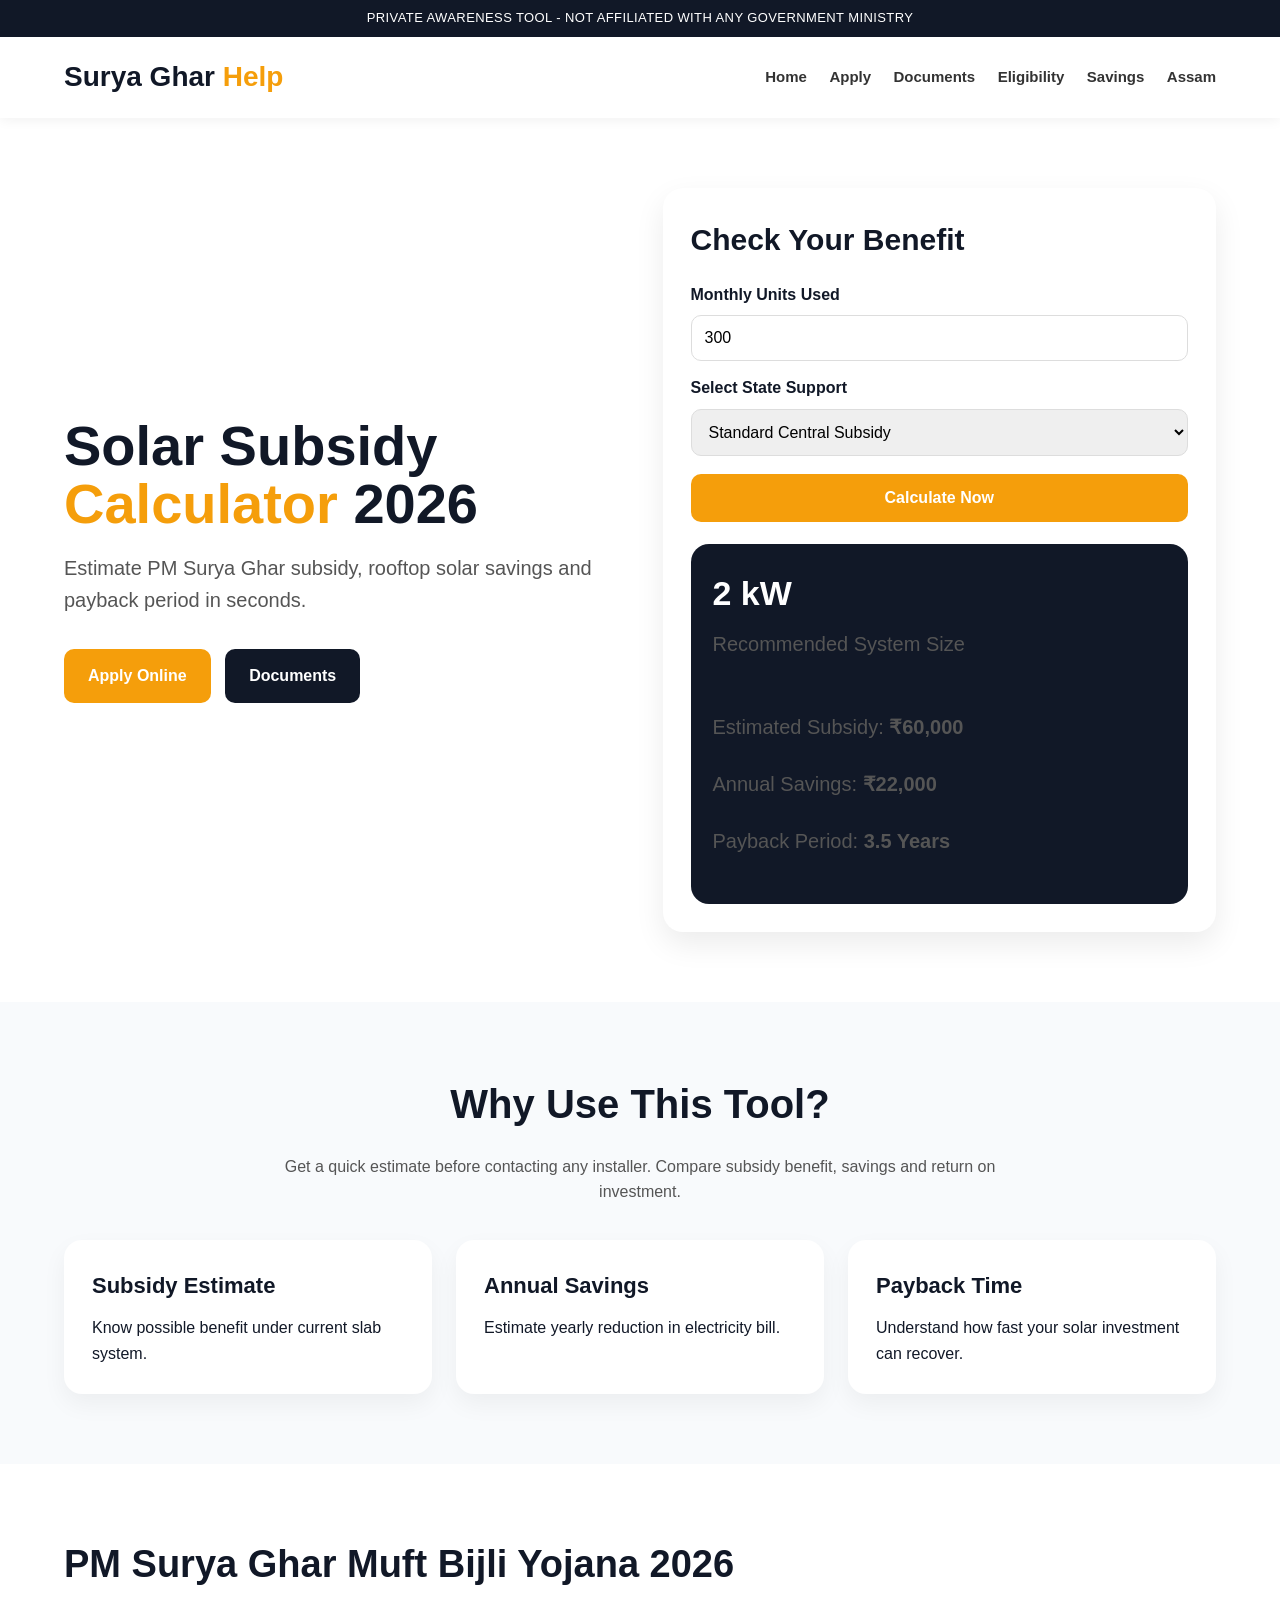
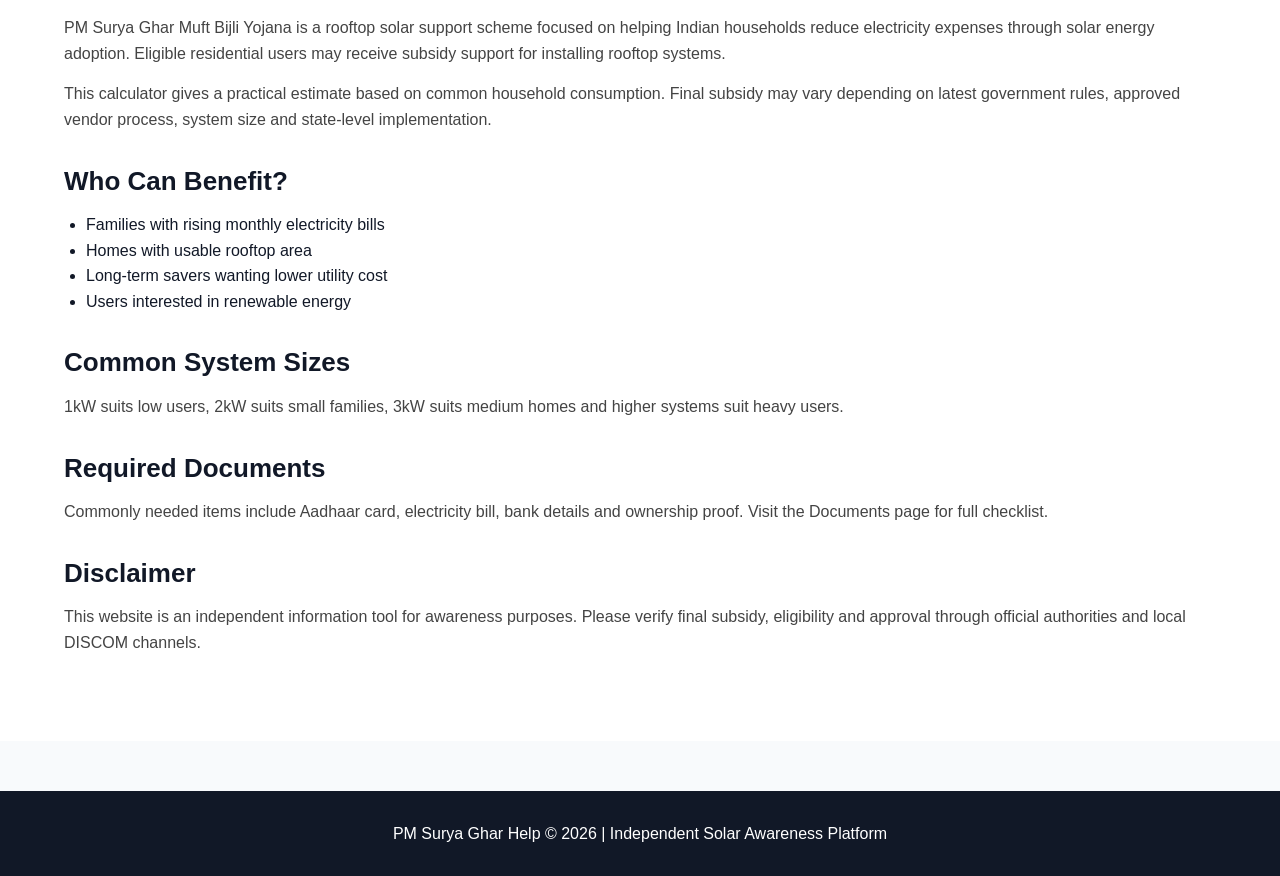
<file: index.html>
<!DOCTYPE html>
<html lang="en">
<head>
<meta charset="UTF-8">
<meta name="viewport" content="width=device-width, initial-scale=1.0">

<title>PM Surya Ghar Subsidy Calculator 2026 | Solar Savings & ROI India</title>

<meta name="description" content="Calculate PM Surya Ghar subsidy amount, rooftop solar savings, annual bill reduction and ROI for India. Apply online, eligibility and document guide included.">

<meta name="keywords" content="PM Surya Ghar subsidy calculator, rooftop solar subsidy India, solar savings calculator, solar ROI India">

<meta name="robots" content="index,follow">

<link rel="canonical" href="https://suryagharhelp.github.io/">

<script async src="https://pagead2.googlesyndication.com/pagead/js/adsbygoogle.js?client=ca-pub-7657563707697354"
     crossorigin="anonymous"></script>  
<style>
*{
margin:0;
padding:0;
box-sizing:border-box;
}

body{
font-family:Arial,sans-serif;
background:#f8fafc;
color:#111827;
line-height:1.6;
}

.container{
width:90%;
max-width:1180px;
margin:auto;
}

.notice{
background:#111827;
color:#fff;
text-align:center;
padding:8px;
font-size:13px;
letter-spacing:.4px;
}

header{
background:#fff;
padding:18px 0;
box-shadow:0 2px 12px rgba(0,0,0,.06);
position:sticky;
top:0;
z-index:999;
}

nav{
display:flex;
justify-content:space-between;
align-items:center;
flex-wrap:wrap;
}

.logo{
font-size:28px;
font-weight:800;
}

.logo span{
color:#f59e0b;
}

.menu a{
text-decoration:none;
margin-left:18px;
font-size:15px;
font-weight:700;
color:#333;
}

.menu a:hover{
color:#f59e0b;
}

.hero{
padding:70px 0;
background:#fff;
}

.hero-grid{
display:grid;
grid-template-columns:1fr 1fr;
gap:45px;
align-items:center;
}

.hero h1{
font-size:56px;
line-height:1.05;
font-weight:900;
margin-bottom:18px;
}

.hero h1 span{
color:#f59e0b;
}

.hero p{
font-size:20px;
color:#555;
margin-bottom:25px;
}

.btn{
display:inline-block;
padding:14px 24px;
background:#f59e0b;
color:#fff;
text-decoration:none;
border-radius:10px;
font-weight:700;
margin-right:10px;
margin-top:8px;
}

.btn-dark{
background:#111827;
}

.calc{
background:#fff;
padding:28px;
border-radius:20px;
box-shadow:0 12px 30px rgba(0,0,0,.08);
}

.calc h2{
font-size:30px;
margin-bottom:18px;
}

label{
font-weight:700;
display:block;
margin-top:14px;
margin-bottom:8px;
}

input,select{
width:100%;
padding:13px;
border:1px solid #ddd;
border-radius:10px;
font-size:16px;
}

button{
width:100%;
padding:15px;
background:#f59e0b;
color:#fff;
border:none;
border-radius:10px;
font-size:16px;
font-weight:700;
margin-top:18px;
cursor:pointer;
}

.result{
margin-top:22px;
background:#111827;
color:#fff;
padding:22px;
border-radius:18px;
}

.result h3{
font-size:34px;
margin-bottom:8px;
}

.section{
padding:70px 0;
}

.section h2{
font-size:40px;
text-align:center;
margin-bottom:18px;
}

.center{
text-align:center;
max-width:780px;
margin:auto;
color:#555;
margin-bottom:35px;
}

.grid{
display:grid;
grid-template-columns:repeat(3,1fr);
gap:24px;
}

.card{
background:#fff;
padding:28px;
border-radius:18px;
box-shadow:0 10px 24px rgba(0,0,0,.05);
}

.card h3{
margin-bottom:12px;
font-size:22px;
}

.content{
background:#fff;
padding:70px 0;
}

.content h2{
font-size:38px;
margin-bottom:20px;
}

.content h3{
font-size:26px;
margin-top:28px;
margin-bottom:10px;
}

.content p{
margin-bottom:15px;
color:#444;
}

.content ul{
padding-left:22px;
}

footer{
background:#111827;
color:#fff;
padding:30px 0;
text-align:center;
margin-top:50px;
}

@media(max-width:900px){

.hero-grid{
grid-template-columns:1fr;
}

.grid{
grid-template-columns:1fr;
}

.hero h1{
font-size:40px;
}

.menu{
margin-top:12px;
}

.menu a{
display:inline-block;
margin:8px 10px 0 0;
}

}
</style>
</head>

<body>

<div class="notice">
PRIVATE AWARENESS TOOL - NOT AFFILIATED WITH ANY GOVERNMENT MINISTRY
</div>

<header>
<div class="container">
<nav>

<div class="logo">
Surya Ghar <span>Help</span>
</div>

<div class="menu">
<a href="index.html">Home</a>
<a href="apply-online.html">Apply</a>
<a href="documents.html">Documents</a>
<a href="eligibility.html">Eligibility</a>
<a href="solar-savings.html">Savings</a>
<a href="assam-guide.html">Assam</a>
</div>

</nav>
</div>
</header>

<section class="hero">
<div class="container">
<div class="hero-grid">

<div>

<h1>Solar Subsidy <span>Calculator</span> 2026</h1>

<p>
Estimate PM Surya Ghar subsidy, rooftop solar savings and payback period in seconds.
</p>

<a href="apply-online.html" class="btn">Apply Online</a>
<a href="documents.html" class="btn btn-dark">Documents</a>

</div>

<div class="calc">

<h2>Check Your Benefit</h2>

<label>Monthly Units Used</label>
<input type="number" id="units" value="300">

<label>Select State Support</label>
<select id="bonus">
<option value="0">Standard Central Subsidy</option>
<option value="5000">Extra State Support</option>
</select>

<button onclick="calculate()">Calculate Now</button>

<div class="result">

<h3 id="kw">2 kW</h3>
<p>Recommended System Size</p>
<br>

<p>Estimated Subsidy: <strong id="subsidy">₹60,000</strong></p>
<p>Annual Savings: <strong id="saving">₹22,000</strong></p>
<p>Payback Period: <strong id="payback">3.5 Years</strong></p>

</div>

</div>

</div>
</div>
</section>

<section class="section">
<div class="container">

<h2>Why Use This Tool?</h2>

<p class="center">
Get a quick estimate before contacting any installer. Compare subsidy benefit, savings and return on investment.
</p>

<div class="grid">

<div class="card">
<h3>Subsidy Estimate</h3>
<p>Know possible benefit under current slab system.</p>
</div>

<div class="card">
<h3>Annual Savings</h3>
<p>Estimate yearly reduction in electricity bill.</p>
</div>

<div class="card">
<h3>Payback Time</h3>
<p>Understand how fast your solar investment can recover.</p>
</div>

</div>

</div>
</section>

<section class="content">
<div class="container">

<h2>PM Surya Ghar Muft Bijli Yojana 2026</h2>

<p>
PM Surya Ghar Muft Bijli Yojana is a rooftop solar support scheme focused on helping Indian households reduce electricity expenses through solar energy adoption. Eligible residential users may receive subsidy support for installing rooftop systems.
</p>

<p>
This calculator gives a practical estimate based on common household consumption. Final subsidy may vary depending on latest government rules, approved vendor process, system size and state-level implementation.
</p>

<h3>Who Can Benefit?</h3>

<ul>
<li>Families with rising monthly electricity bills</li>
<li>Homes with usable rooftop area</li>
<li>Long-term savers wanting lower utility cost</li>
<li>Users interested in renewable energy</li>
</ul>

<h3>Common System Sizes</h3>

<p>
1kW suits low users, 2kW suits small families, 3kW suits medium homes and higher systems suit heavy users.
</p>

<h3>Required Documents</h3>

<p>
Commonly needed items include Aadhaar card, electricity bill, bank details and ownership proof. Visit the Documents page for full checklist.
</p>

<h3>Disclaimer</h3>

<p>
This website is an independent information tool for awareness purposes. Please verify final subsidy, eligibility and approval through official authorities and local DISCOM channels.
</p>

</div>
</section>

<footer>
<div class="container">
PM Surya Ghar Help © 2026 | Independent Solar Awareness Platform
</div>
</footer>

<script>
function calculate(){

let units=parseInt(document.getElementById("units").value);
let bonus=parseInt(document.getElementById("bonus").value);

let kw=1;

if(units>150){kw=2;}
if(units>300){kw=3;}
if(units>500){kw=5;}

let subsidy=30000;

if(kw==2){subsidy=60000;}
if(kw>=3){subsidy=78000;}

subsidy=subsidy+bonus;

let saving=kw*11000;
let payback=((kw*70000)-subsidy)/saving;

document.getElementById("kw").innerHTML=kw+" kW";
document.getElementById("subsidy").innerHTML="₹"+subsidy.toLocaleString();
document.getElementById("saving").innerHTML="₹"+saving.toLocaleString();
document.getElementById("payback").innerHTML=payback.toFixed(1)+" Years";

}
</script>

</body>
</html>
</file>
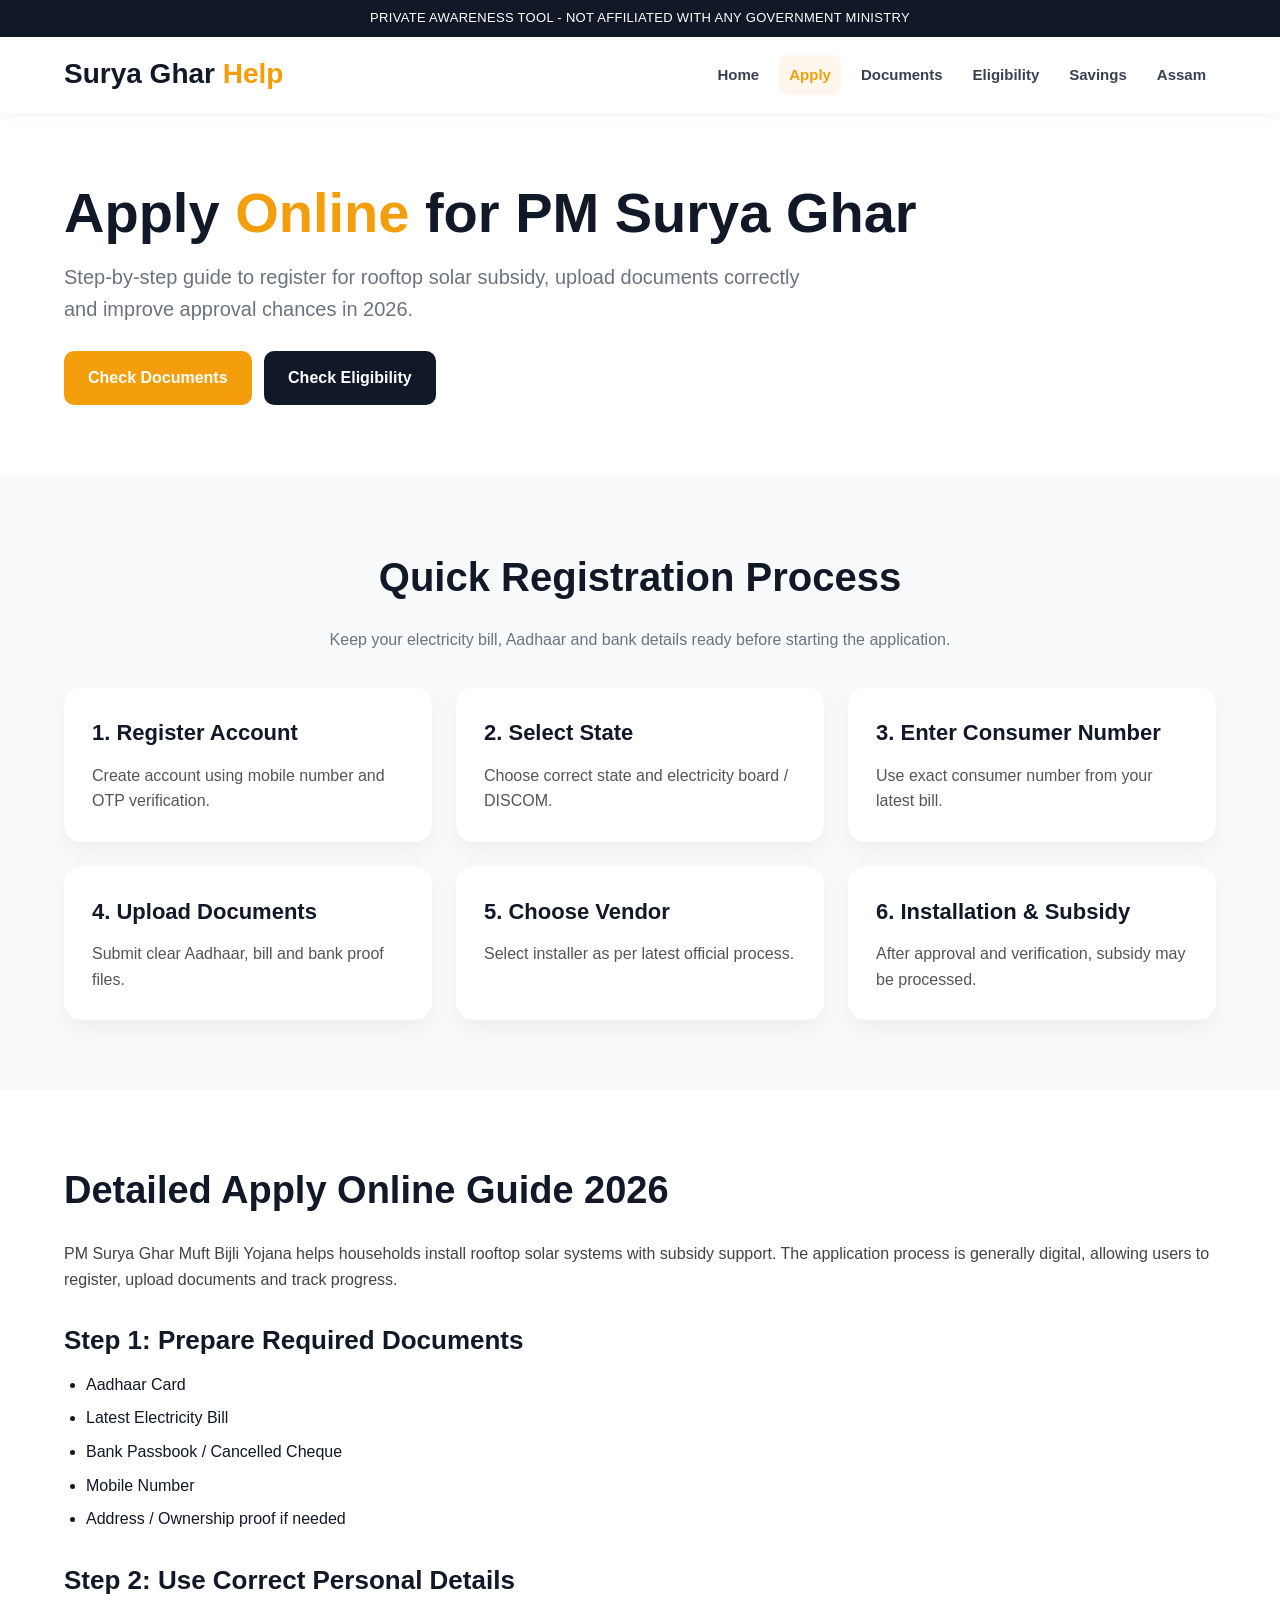
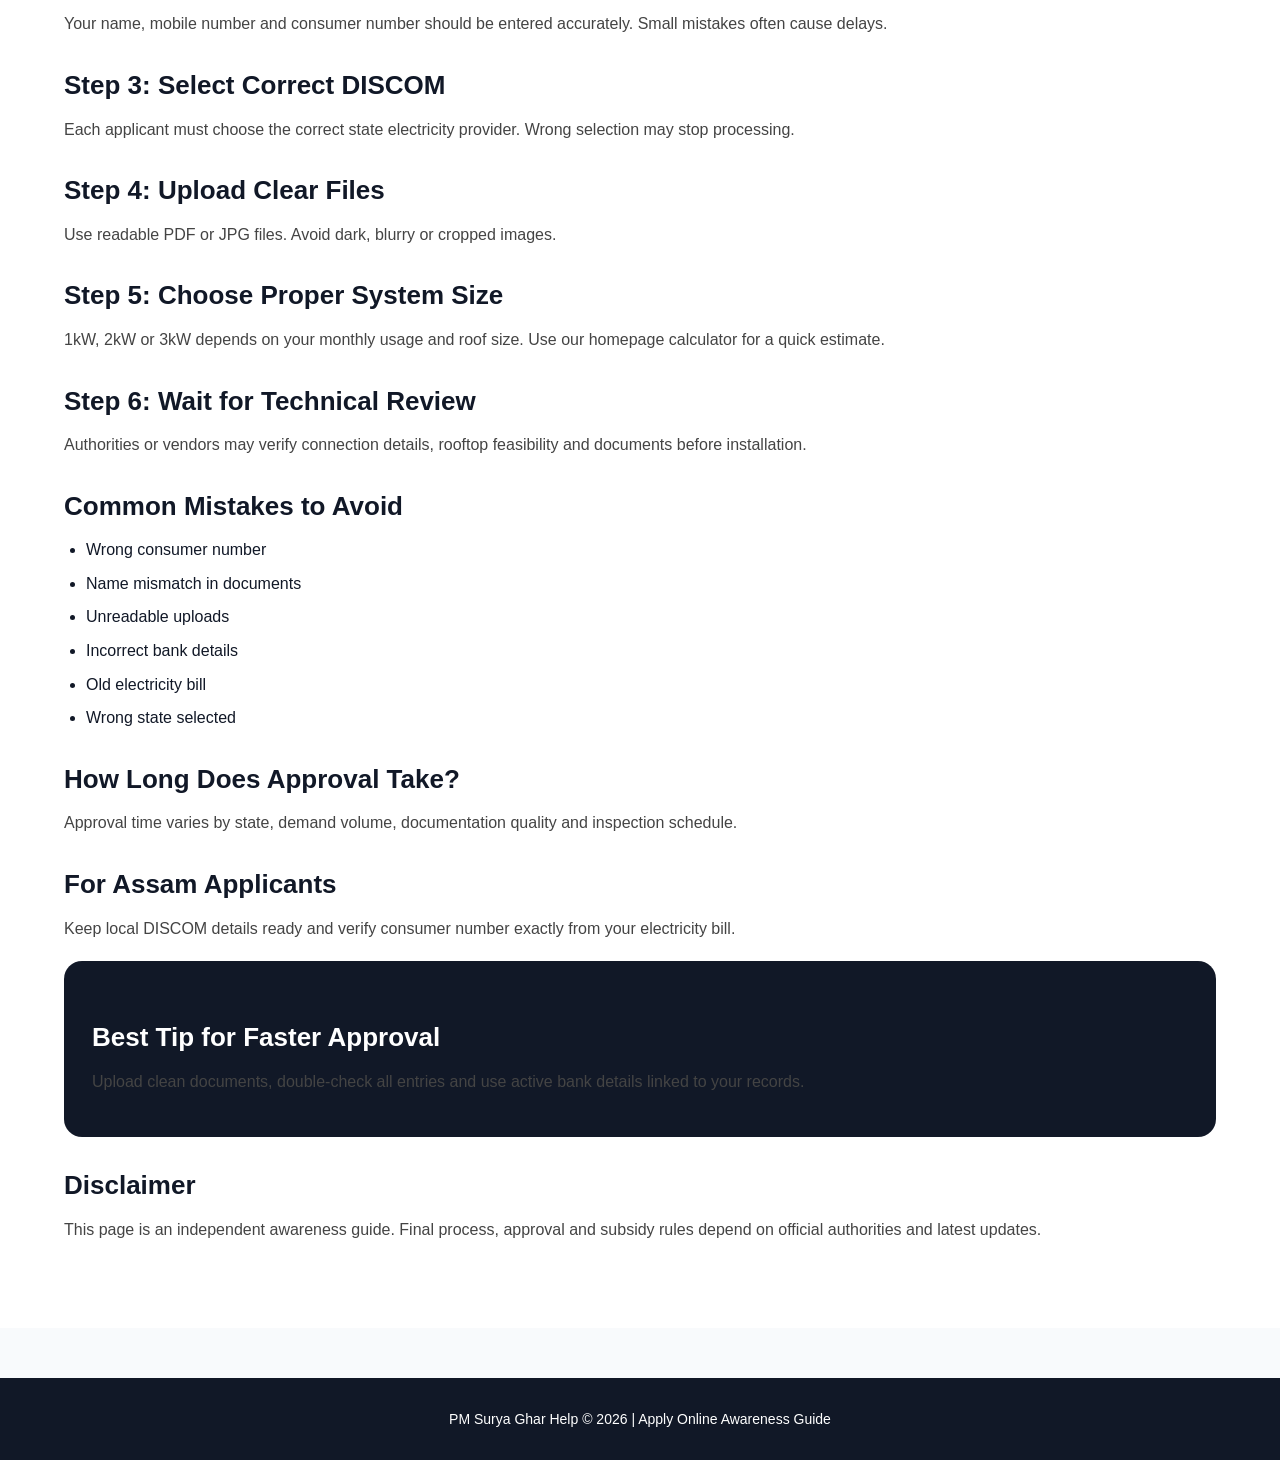
<file: apply-online.html>
<!DOCTYPE html>
<html lang="en">
<head>
<meta charset="UTF-8">
<meta name="viewport" content="width=device-width, initial-scale=1.0">

<title>PM Surya Ghar Apply Online 2026 | Step-by-Step Registration Guide</title>

<meta name="description" content="Learn how to apply online for PM Surya Ghar subsidy in India. Step-by-step registration guide, required documents, common mistakes, approval process and rooftop solar application help.">

<meta name="keywords" content="PM Surya Ghar apply online, solar subsidy apply online India, rooftop solar registration guide, PM Surya Ghar portal">

<meta name="robots" content="index,follow">

<link rel="canonical" href="https://suryagharhelp.github.io/apply-online.html">

<link rel="stylesheet" href="style.css">
</head>

<body>

<div class="notice">
PRIVATE AWARENESS TOOL - NOT AFFILIATED WITH ANY GOVERNMENT MINISTRY
</div>

<header>
<div class="container">
<nav>

<div class="logo">
Surya Ghar <span>Help</span>
</div>

<div class="menu">
<a href="index.html">Home</a>
<a href="apply-online.html" class="active">Apply</a>
<a href="documents.html">Documents</a>
<a href="eligibility.html">Eligibility</a>
<a href="solar-savings.html">Savings</a>
<a href="assam-guide.html">Assam</a>
</div>

</nav>
</div>
</header>

<section class="hero">
<div class="container">

<h1>Apply <span>Online</span> for PM Surya Ghar</h1>

<p>
Step-by-step guide to register for rooftop solar subsidy, upload documents correctly and improve approval chances in 2026.
</p>

<a href="documents.html" class="btn">Check Documents</a>
<a href="eligibility.html" class="btn btn-dark">Check Eligibility</a>

</div>
</section>

<section class="section">
<div class="container">

<h2>Quick Registration Process</h2>

<p class="center">
Keep your electricity bill, Aadhaar and bank details ready before starting the application.
</p>

<div class="grid">

<div class="card">
<h3>1. Register Account</h3>
<p>Create account using mobile number and OTP verification.</p>
</div>

<div class="card">
<h3>2. Select State</h3>
<p>Choose correct state and electricity board / DISCOM.</p>
</div>

<div class="card">
<h3>3. Enter Consumer Number</h3>
<p>Use exact consumer number from your latest bill.</p>
</div>

<div class="card">
<h3>4. Upload Documents</h3>
<p>Submit clear Aadhaar, bill and bank proof files.</p>
</div>

<div class="card">
<h3>5. Choose Vendor</h3>
<p>Select installer as per latest official process.</p>
</div>

<div class="card">
<h3>6. Installation & Subsidy</h3>
<p>After approval and verification, subsidy may be processed.</p>
</div>

</div>

</div>
</section>

<section class="content">
<div class="container">

<h2>Detailed Apply Online Guide 2026</h2>

<p>
PM Surya Ghar Muft Bijli Yojana helps households install rooftop solar systems with subsidy support. The application process is generally digital, allowing users to register, upload documents and track progress.
</p>

<h3>Step 1: Prepare Required Documents</h3>

<ul>
<li>Aadhaar Card</li>
<li>Latest Electricity Bill</li>
<li>Bank Passbook / Cancelled Cheque</li>
<li>Mobile Number</li>
<li>Address / Ownership proof if needed</li>
</ul>

<h3>Step 2: Use Correct Personal Details</h3>

<p>
Your name, mobile number and consumer number should be entered accurately. Small mistakes often cause delays.
</p>

<h3>Step 3: Select Correct DISCOM</h3>

<p>
Each applicant must choose the correct state electricity provider. Wrong selection may stop processing.
</p>

<h3>Step 4: Upload Clear Files</h3>

<p>
Use readable PDF or JPG files. Avoid dark, blurry or cropped images.
</p>

<h3>Step 5: Choose Proper System Size</h3>

<p>
1kW, 2kW or 3kW depends on your monthly usage and roof size. Use our homepage calculator for a quick estimate.
</p>

<h3>Step 6: Wait for Technical Review</h3>

<p>
Authorities or vendors may verify connection details, rooftop feasibility and documents before installation.
</p>

<h3>Common Mistakes to Avoid</h3>

<ul>
<li>Wrong consumer number</li>
<li>Name mismatch in documents</li>
<li>Unreadable uploads</li>
<li>Incorrect bank details</li>
<li>Old electricity bill</li>
<li>Wrong state selected</li>
</ul>

<h3>How Long Does Approval Take?</h3>

<p>
Approval time varies by state, demand volume, documentation quality and inspection schedule.
</p>

<h3>For Assam Applicants</h3>

<p>
Keep local DISCOM details ready and verify consumer number exactly from your electricity bill.
</p>

<div class="highlight">
<h3>Best Tip for Faster Approval</h3>
<p>
Upload clean documents, double-check all entries and use active bank details linked to your records.
</p>
</div>

<h3>Disclaimer</h3>

<p>
This page is an independent awareness guide. Final process, approval and subsidy rules depend on official authorities and latest updates.
</p>

</div>
</section>

<footer>
<div class="container">
PM Surya Ghar Help © 2026 | Apply Online Awareness Guide
</div>
</footer>

</body>
</html>
</file>
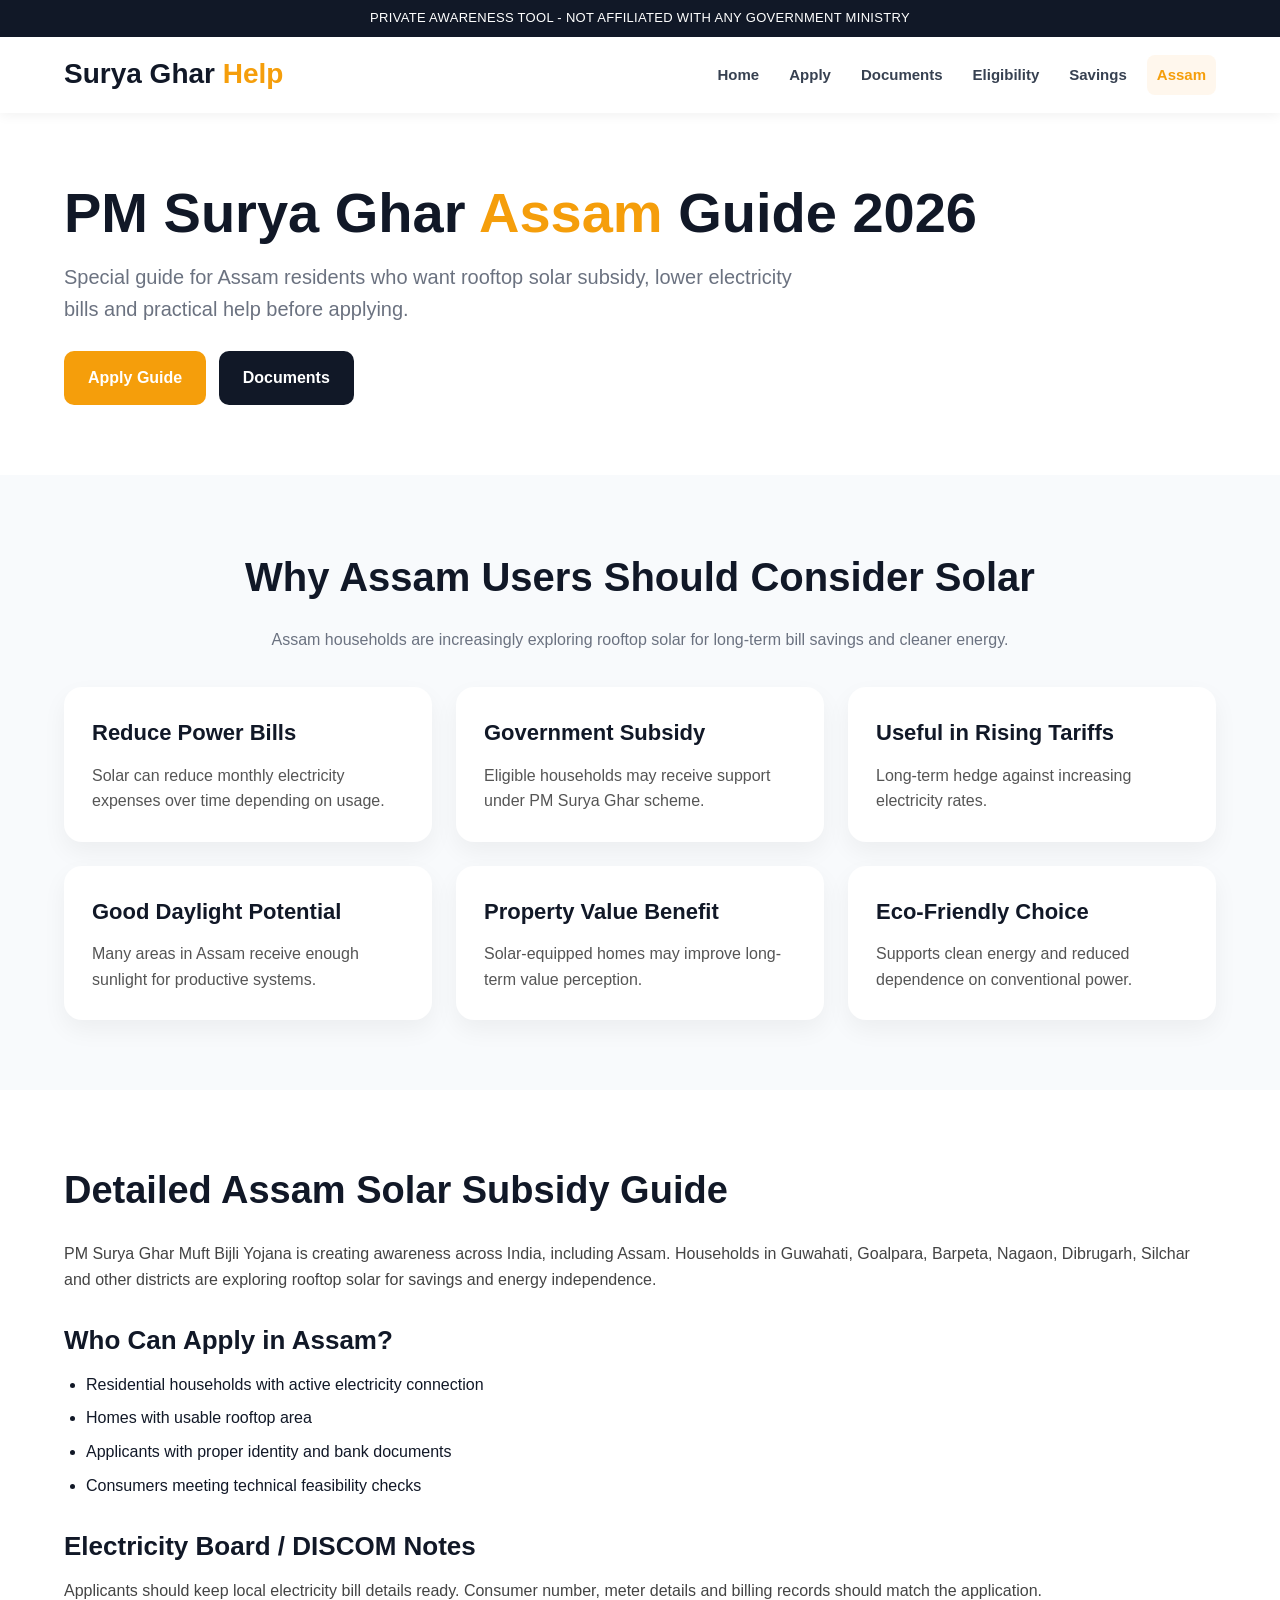
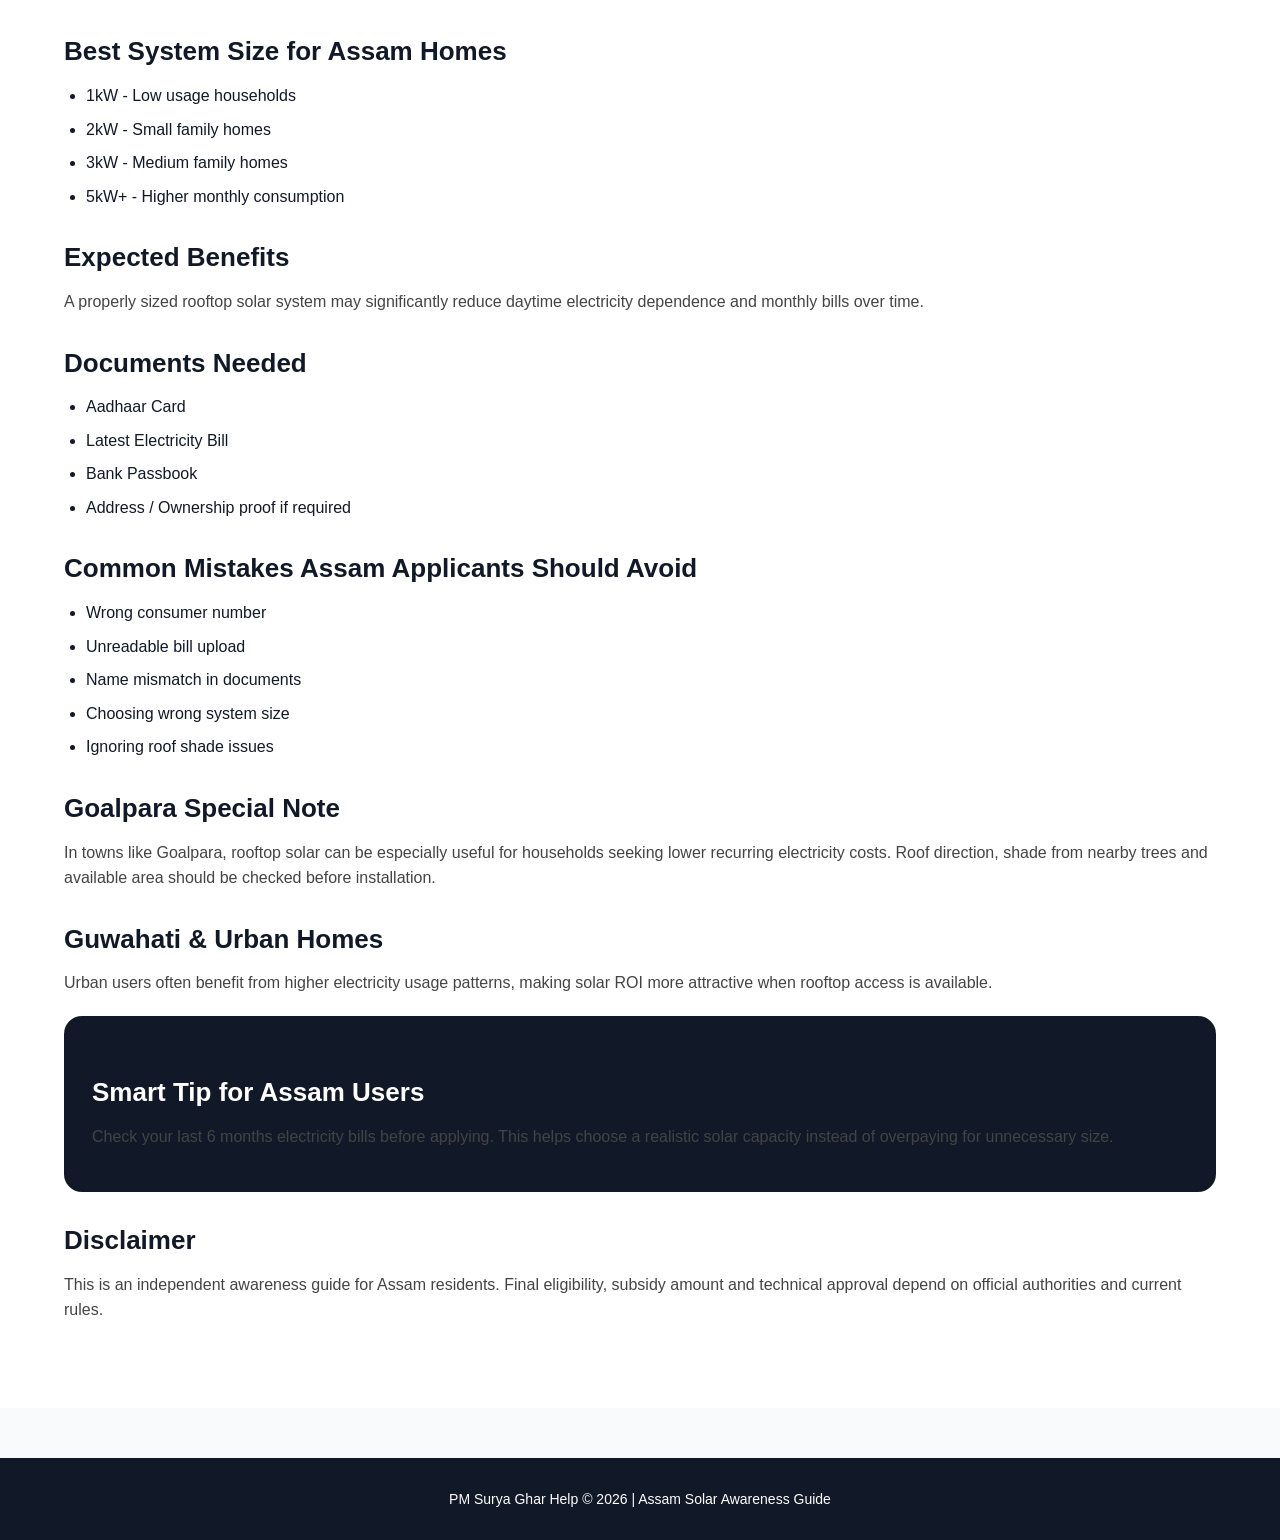
<file: assam-guide.html>
<!DOCTYPE html>
<html lang="en">
<head>
<meta charset="UTF-8">
<meta name="viewport" content="width=device-width, initial-scale=1.0">

<title>PM Surya Ghar Assam Guide 2026 | Solar Subsidy in Assam</title>

<meta name="description" content="Complete PM Surya Ghar Assam guide. Learn how Assam residents can apply for rooftop solar subsidy, required documents, APDCL connection tips, savings and approval guidance.">

<meta name="keywords" content="PM Surya Ghar Assam, solar subsidy Assam, rooftop solar Assam, PM Surya Ghar APDCL, Assam solar guide">

<meta name="robots" content="index,follow">

<link rel="canonical" href="https://suryagharhelp.github.io/assam-guide.html">

<link rel="stylesheet" href="style.css">
</head>

<body>

<div class="notice">
PRIVATE AWARENESS TOOL - NOT AFFILIATED WITH ANY GOVERNMENT MINISTRY
</div>

<header>
<div class="container">
<nav>

<div class="logo">
Surya Ghar <span>Help</span>
</div>

<div class="menu">
<a href="index.html">Home</a>
<a href="apply-online.html">Apply</a>
<a href="documents.html">Documents</a>
<a href="eligibility.html">Eligibility</a>
<a href="solar-savings.html">Savings</a>
<a href="assam-guide.html" class="active">Assam</a>
</div>

</nav>
</div>
</header>

<section class="hero">
<div class="container">

<h1>PM Surya Ghar <span>Assam</span> Guide 2026</h1>

<p>
Special guide for Assam residents who want rooftop solar subsidy, lower electricity bills and practical help before applying.
</p>

<a href="apply-online.html" class="btn">Apply Guide</a>
<a href="documents.html" class="btn btn-dark">Documents</a>

</div>
</section>

<section class="section">
<div class="container">

<h2>Why Assam Users Should Consider Solar</h2>

<p class="center">
Assam households are increasingly exploring rooftop solar for long-term bill savings and cleaner energy.
</p>

<div class="grid">

<div class="card">
<h3>Reduce Power Bills</h3>
<p>
Solar can reduce monthly electricity expenses over time depending on usage.
</p>
</div>

<div class="card">
<h3>Government Subsidy</h3>
<p>
Eligible households may receive support under PM Surya Ghar scheme.
</p>
</div>

<div class="card">
<h3>Useful in Rising Tariffs</h3>
<p>
Long-term hedge against increasing electricity rates.
</p>
</div>

<div class="card">
<h3>Good Daylight Potential</h3>
<p>
Many areas in Assam receive enough sunlight for productive systems.
</p>
</div>

<div class="card">
<h3>Property Value Benefit</h3>
<p>
Solar-equipped homes may improve long-term value perception.
</p>
</div>

<div class="card">
<h3>Eco-Friendly Choice</h3>
<p>
Supports clean energy and reduced dependence on conventional power.
</p>
</div>

</div>

</div>
</section>

<section class="content">
<div class="container">

<h2>Detailed Assam Solar Subsidy Guide</h2>

<p>
PM Surya Ghar Muft Bijli Yojana is creating awareness across India, including Assam. Households in Guwahati, Goalpara, Barpeta, Nagaon, Dibrugarh, Silchar and other districts are exploring rooftop solar for savings and energy independence.
</p>

<h3>Who Can Apply in Assam?</h3>

<ul>
<li>Residential households with active electricity connection</li>
<li>Homes with usable rooftop area</li>
<li>Applicants with proper identity and bank documents</li>
<li>Consumers meeting technical feasibility checks</li>
</ul>

<h3>Electricity Board / DISCOM Notes</h3>

<p>
Applicants should keep local electricity bill details ready. Consumer number, meter details and billing records should match the application.
</p>

<h3>Best System Size for Assam Homes</h3>

<ul>
<li>1kW - Low usage households</li>
<li>2kW - Small family homes</li>
<li>3kW - Medium family homes</li>
<li>5kW+ - Higher monthly consumption</li>
</ul>

<h3>Expected Benefits</h3>

<p>
A properly sized rooftop solar system may significantly reduce daytime electricity dependence and monthly bills over time.
</p>

<h3>Documents Needed</h3>

<ul>
<li>Aadhaar Card</li>
<li>Latest Electricity Bill</li>
<li>Bank Passbook</li>
<li>Address / Ownership proof if required</li>
</ul>

<h3>Common Mistakes Assam Applicants Should Avoid</h3>

<ul>
<li>Wrong consumer number</li>
<li>Unreadable bill upload</li>
<li>Name mismatch in documents</li>
<li>Choosing wrong system size</li>
<li>Ignoring roof shade issues</li>
</ul>

<h3>Goalpara Special Note</h3>

<p>
In towns like Goalpara, rooftop solar can be especially useful for households seeking lower recurring electricity costs. Roof direction, shade from nearby trees and available area should be checked before installation.
</p>

<h3>Guwahati & Urban Homes</h3>

<p>
Urban users often benefit from higher electricity usage patterns, making solar ROI more attractive when rooftop access is available.
</p>

<div class="highlight">
<h3>Smart Tip for Assam Users</h3>
<p>
Check your last 6 months electricity bills before applying. This helps choose a realistic solar capacity instead of overpaying for unnecessary size.
</p>
</div>

<h3>Disclaimer</h3>

<p>
This is an independent awareness guide for Assam residents. Final eligibility, subsidy amount and technical approval depend on official authorities and current rules.
</p>

</div>
</section>

<footer>
<div class="container">
PM Surya Ghar Help © 2026 | Assam Solar Awareness Guide
</div>
</footer>

</body>
</html>
</file>
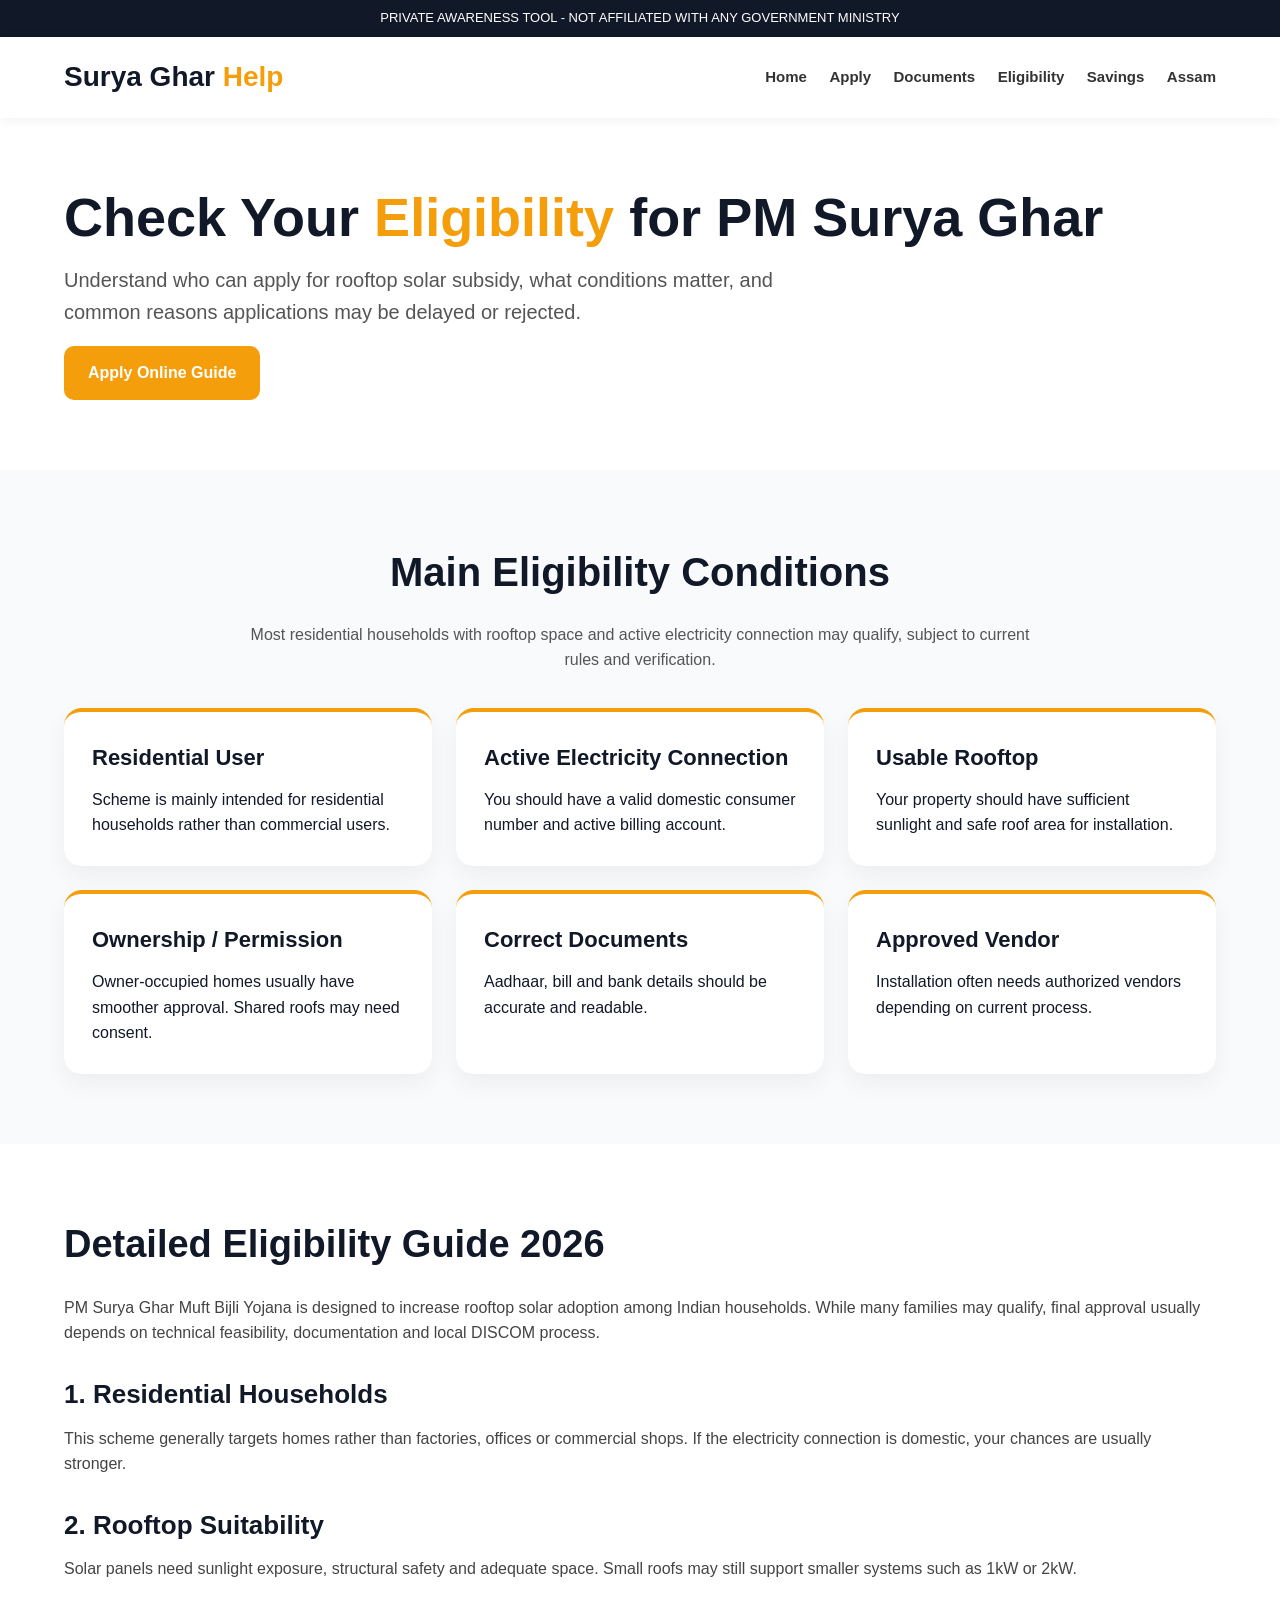
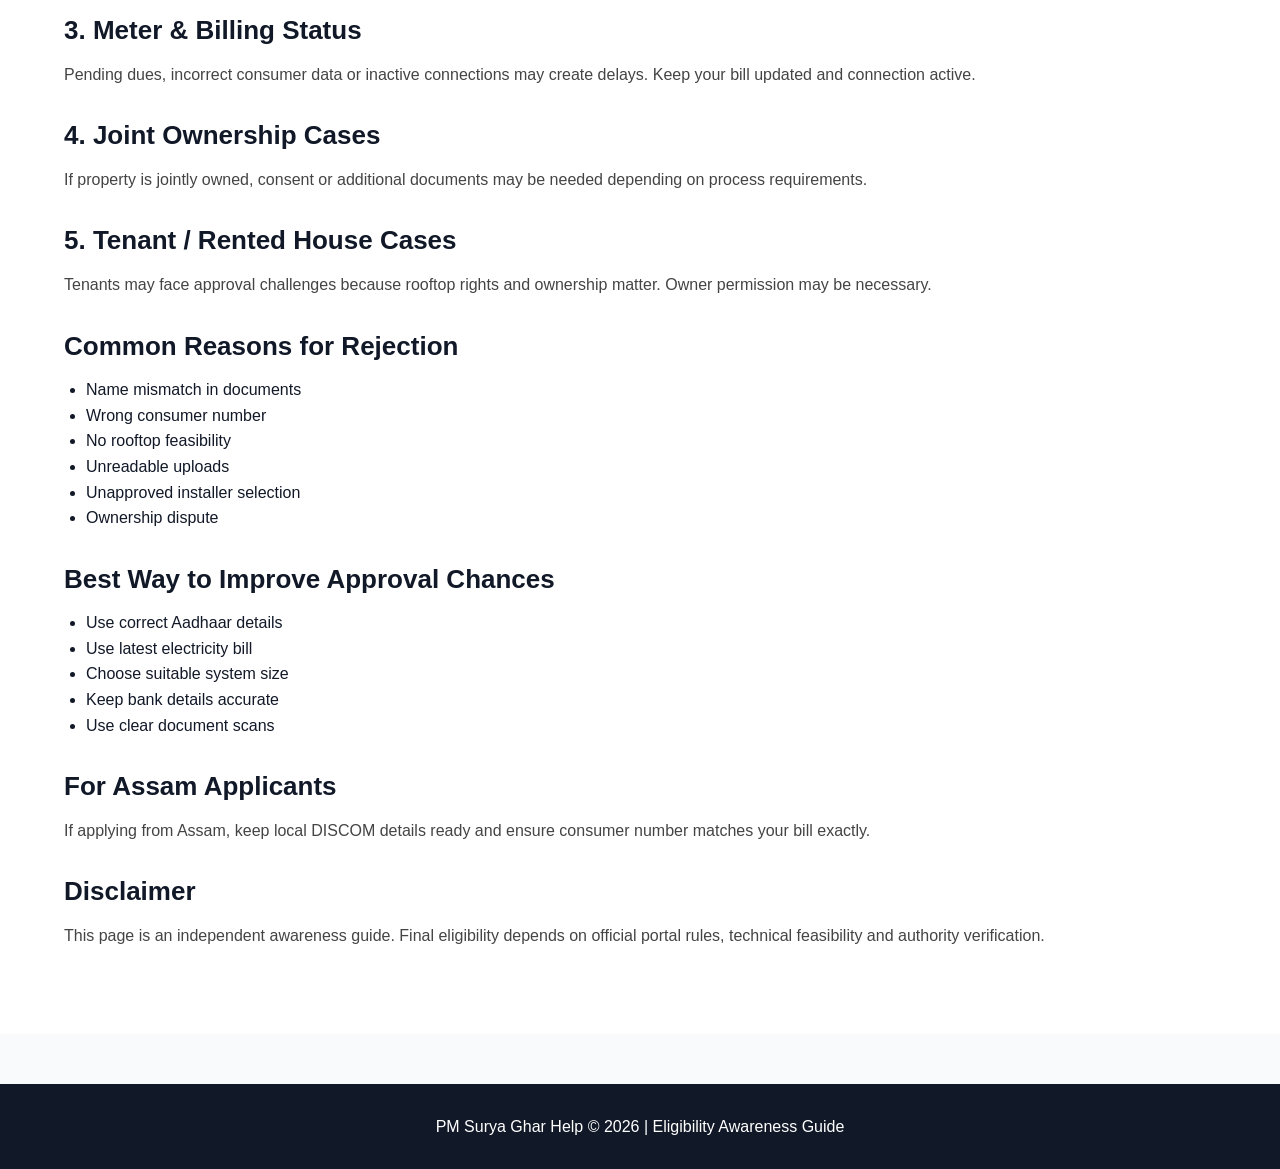
<file: documents.html>
<!DOCTYPE html>
<html lang="en">
<head>
<meta charset="UTF-8">
<meta name="viewport" content="width=device-width, initial-scale=1.0">

<title>PM Surya Ghar Eligibility 2026 | Who Can Apply for Solar Subsidy</title>

<meta name="description" content="Check PM Surya Ghar eligibility in India. Know who can apply, rooftop rules, electricity connection requirements, ownership conditions and common rejection reasons.">

<meta name="keywords" content="PM Surya Ghar eligibility, who can apply solar subsidy India, rooftop solar eligibility">

<meta name="robots" content="index,follow">

<link rel="canonical" href="https://suryagharhelp.github.io/eligibility.html">

<style>
*{
margin:0;
padding:0;
box-sizing:border-box;
}

body{
font-family:Arial,sans-serif;
background:#f8fafc;
color:#111827;
line-height:1.6;
}

.container{
width:90%;
max-width:1180px;
margin:auto;
}

.notice{
background:#111827;
color:#fff;
text-align:center;
padding:8px;
font-size:13px;
}

header{
background:#fff;
padding:18px 0;
box-shadow:0 2px 12px rgba(0,0,0,.06);
position:sticky;
top:0;
z-index:999;
}

nav{
display:flex;
justify-content:space-between;
align-items:center;
flex-wrap:wrap;
}

.logo{
font-size:28px;
font-weight:800;
}

.logo span{
color:#f59e0b;
}

.menu a{
text-decoration:none;
margin-left:18px;
font-size:15px;
font-weight:700;
color:#333;
}

.menu a:hover{
color:#f59e0b;
}

.hero{
padding:70px 0;
background:#fff;
}

.hero h1{
font-size:54px;
line-height:1.08;
font-weight:900;
margin-bottom:18px;
}

.hero h1 span{
color:#f59e0b;
}

.hero p{
font-size:20px;
color:#555;
max-width:760px;
}

.section{
padding:70px 0;
}

.section h2{
font-size:40px;
margin-bottom:18px;
text-align:center;
}

.center{
text-align:center;
max-width:780px;
margin:auto;
color:#555;
margin-bottom:35px;
}

.grid{
display:grid;
grid-template-columns:repeat(3,1fr);
gap:24px;
}

.card{
background:#fff;
padding:28px;
border-radius:18px;
box-shadow:0 10px 24px rgba(0,0,0,.05);
border-top:4px solid #f59e0b;
}

.card h3{
font-size:22px;
margin-bottom:12px;
}

.content{
background:#fff;
padding:70px 0;
}

.content h2{
font-size:38px;
margin-bottom:20px;
}

.content h3{
font-size:26px;
margin-top:28px;
margin-bottom:10px;
}

.content p{
margin-bottom:15px;
color:#444;
}

.content ul{
padding-left:22px;
}

.btn{
display:inline-block;
padding:14px 24px;
background:#f59e0b;
color:#fff;
text-decoration:none;
border-radius:10px;
font-weight:700;
margin-top:18px;
}

footer{
background:#111827;
color:#fff;
padding:30px 0;
text-align:center;
margin-top:50px;
}

@media(max-width:900px){

.grid{
grid-template-columns:1fr;
}

.hero h1{
font-size:40px;
}

.menu{
margin-top:12px;
}

.menu a{
display:inline-block;
margin:8px 10px 0 0;
}

}
</style>
</head>

<body>

<div class="notice">
PRIVATE AWARENESS TOOL - NOT AFFILIATED WITH ANY GOVERNMENT MINISTRY
</div>

<header>
<div class="container">
<nav>

<div class="logo">
Surya Ghar <span>Help</span>
</div>

<div class="menu">
<a href="index.html">Home</a>
<a href="apply-online.html">Apply</a>
<a href="documents.html">Documents</a>
<a href="eligibility.html">Eligibility</a>
<a href="solar-savings.html">Savings</a>
<a href="assam-guide.html">Assam</a>
</div>

</nav>
</div>
</header>

<section class="hero">
<div class="container">

<h1>Check Your <span>Eligibility</span> for PM Surya Ghar</h1>

<p>
Understand who can apply for rooftop solar subsidy, what conditions matter, and common reasons applications may be delayed or rejected.
</p>

<a href="apply-online.html" class="btn">Apply Online Guide</a>

</div>
</section>

<section class="section">
<div class="container">

<h2>Main Eligibility Conditions</h2>

<p class="center">
Most residential households with rooftop space and active electricity connection may qualify, subject to current rules and verification.
</p>

<div class="grid">

<div class="card">
<h3>Residential User</h3>
<p>Scheme is mainly intended for residential households rather than commercial users.</p>
</div>

<div class="card">
<h3>Active Electricity Connection</h3>
<p>You should have a valid domestic consumer number and active billing account.</p>
</div>

<div class="card">
<h3>Usable Rooftop</h3>
<p>Your property should have sufficient sunlight and safe roof area for installation.</p>
</div>

<div class="card">
<h3>Ownership / Permission</h3>
<p>Owner-occupied homes usually have smoother approval. Shared roofs may need consent.</p>
</div>

<div class="card">
<h3>Correct Documents</h3>
<p>Aadhaar, bill and bank details should be accurate and readable.</p>
</div>

<div class="card">
<h3>Approved Vendor</h3>
<p>Installation often needs authorized vendors depending on current process.</p>
</div>

</div>

</div>
</section>

<section class="content">
<div class="container">

<h2>Detailed Eligibility Guide 2026</h2>

<p>
PM Surya Ghar Muft Bijli Yojana is designed to increase rooftop solar adoption among Indian households. While many families may qualify, final approval usually depends on technical feasibility, documentation and local DISCOM process.
</p>

<h3>1. Residential Households</h3>

<p>
This scheme generally targets homes rather than factories, offices or commercial shops. If the electricity connection is domestic, your chances are usually stronger.
</p>

<h3>2. Rooftop Suitability</h3>

<p>
Solar panels need sunlight exposure, structural safety and adequate space. Small roofs may still support smaller systems such as 1kW or 2kW.
</p>

<h3>3. Meter & Billing Status</h3>

<p>
Pending dues, incorrect consumer data or inactive connections may create delays. Keep your bill updated and connection active.
</p>

<h3>4. Joint Ownership Cases</h3>

<p>
If property is jointly owned, consent or additional documents may be needed depending on process requirements.
</p>

<h3>5. Tenant / Rented House Cases</h3>

<p>
Tenants may face approval challenges because rooftop rights and ownership matter. Owner permission may be necessary.
</p>

<h3>Common Reasons for Rejection</h3>

<ul>
<li>Name mismatch in documents</li>
<li>Wrong consumer number</li>
<li>No rooftop feasibility</li>
<li>Unreadable uploads</li>
<li>Unapproved installer selection</li>
<li>Ownership dispute</li>
</ul>

<h3>Best Way to Improve Approval Chances</h3>

<ul>
<li>Use correct Aadhaar details</li>
<li>Use latest electricity bill</li>
<li>Choose suitable system size</li>
<li>Keep bank details accurate</li>
<li>Use clear document scans</li>
</ul>

<h3>For Assam Applicants</h3>

<p>
If applying from Assam, keep local DISCOM details ready and ensure consumer number matches your bill exactly.
</p>

<h3>Disclaimer</h3>

<p>
This page is an independent awareness guide. Final eligibility depends on official portal rules, technical feasibility and authority verification.
</p>

</div>
</section>

<footer>
<div class="container">
PM Surya Ghar Help © 2026 | Eligibility Awareness Guide
</div>
</footer>

</body>
</html>
</file>
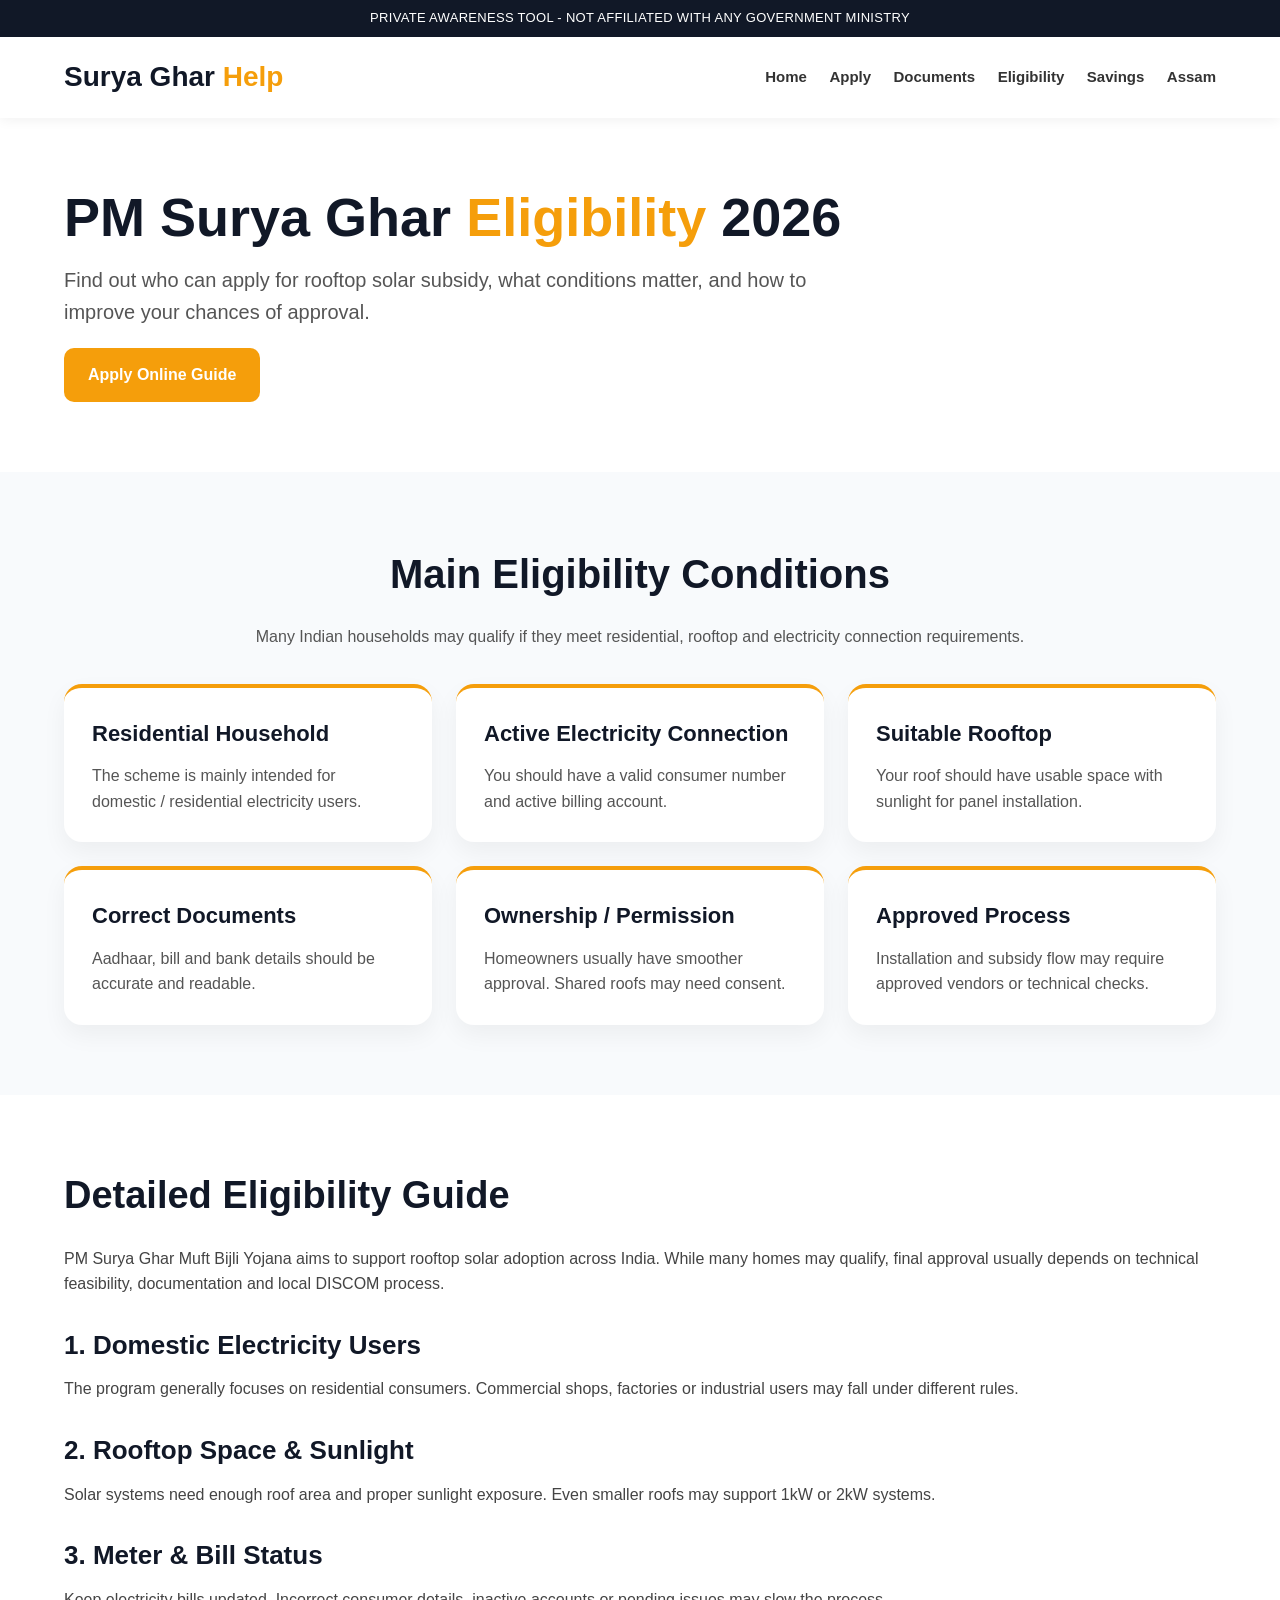
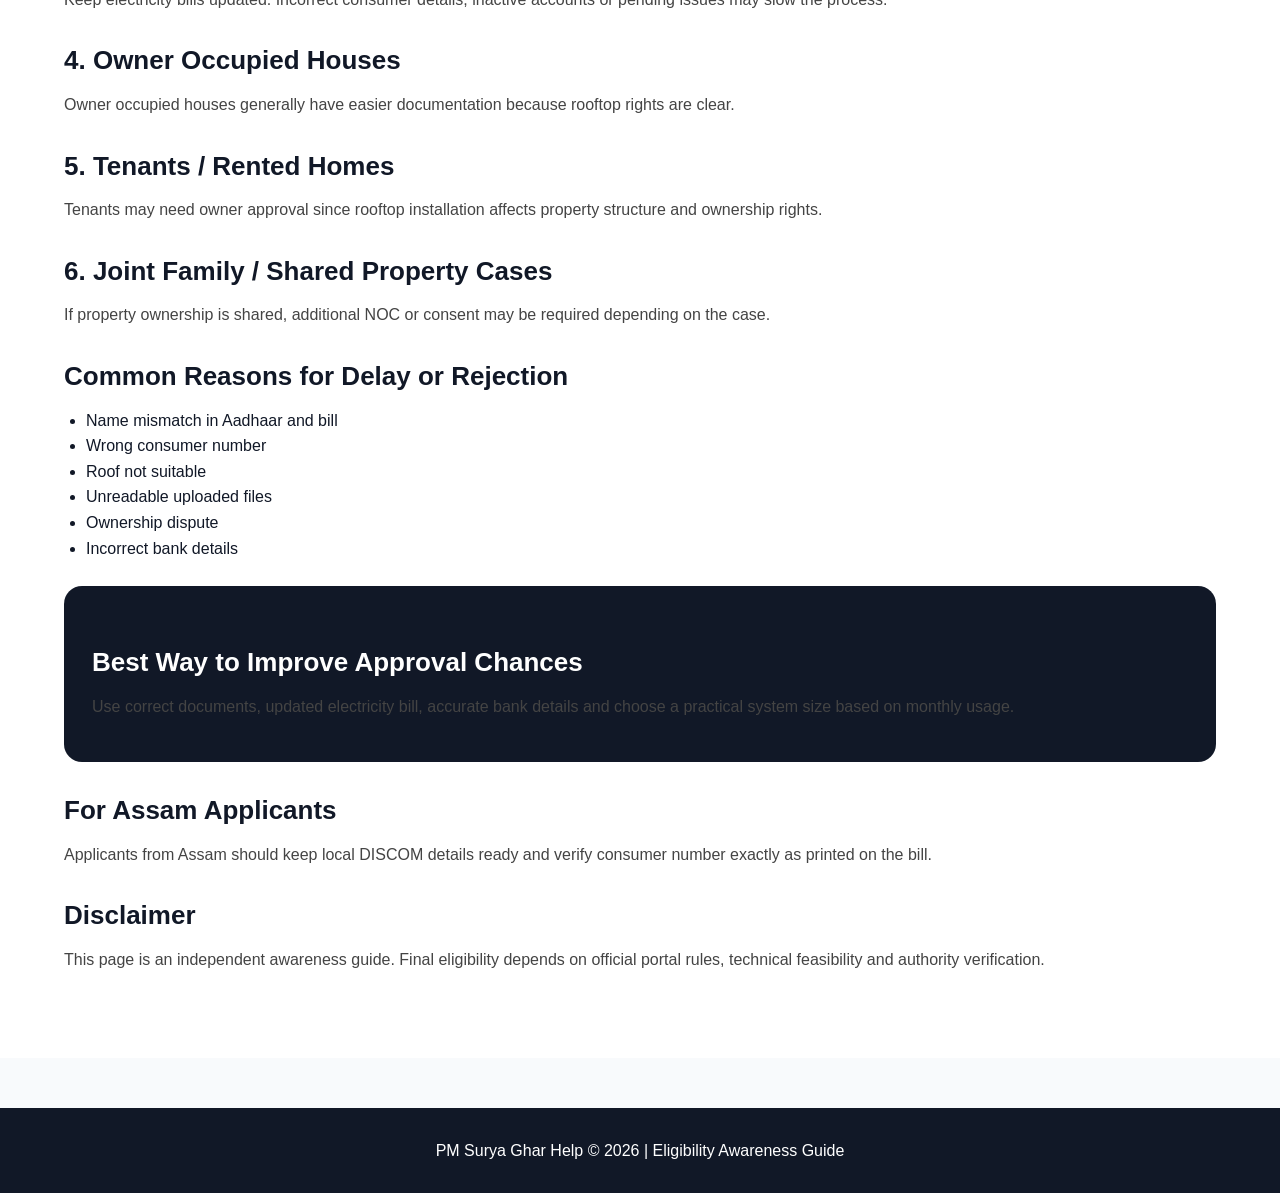
<file: eligibility.html>
<!DOCTYPE html>
<html lang="en">
<head>
<meta charset="UTF-8">
<meta name="viewport" content="width=device-width, initial-scale=1.0">

<title>PM Surya Ghar Eligibility 2026 | Check Who Can Apply for Solar Subsidy</title>

<meta name="description" content="Check PM Surya Ghar eligibility in India. Know who can apply, rooftop requirements, electricity connection rules, ownership conditions, tenant cases and common rejection reasons.">

<meta name="keywords" content="PM Surya Ghar eligibility, who can apply solar subsidy India, rooftop solar eligibility, PM Surya Ghar scheme rules">

<meta name="robots" content="index,follow">

<link rel="canonical" href="https://suryagharhelp.github.io/eligibility.html">

<style>
*{
margin:0;
padding:0;
box-sizing:border-box;
}

body{
font-family:Arial,sans-serif;
background:#f8fafc;
color:#111827;
line-height:1.6;
}

.container{
width:90%;
max-width:1180px;
margin:auto;
}

.notice{
background:#111827;
color:#fff;
text-align:center;
padding:8px;
font-size:13px;
letter-spacing:.3px;
}

header{
background:#fff;
padding:18px 0;
box-shadow:0 2px 12px rgba(0,0,0,.06);
position:sticky;
top:0;
z-index:999;
}

nav{
display:flex;
justify-content:space-between;
align-items:center;
flex-wrap:wrap;
}

.logo{
font-size:28px;
font-weight:800;
}

.logo span{
color:#f59e0b;
}

.menu a{
text-decoration:none;
margin-left:18px;
font-size:15px;
font-weight:700;
color:#333;
}

.menu a:hover{
color:#f59e0b;
}

.hero{
padding:70px 0;
background:#fff;
}

.hero h1{
font-size:54px;
line-height:1.08;
font-weight:900;
margin-bottom:18px;
}

.hero h1 span{
color:#f59e0b;
}

.hero p{
font-size:20px;
color:#555;
max-width:780px;
}

.btn{
display:inline-block;
padding:14px 24px;
background:#f59e0b;
color:#fff;
text-decoration:none;
border-radius:10px;
font-weight:700;
margin-top:20px;
}

.section{
padding:70px 0;
}

.section h2{
font-size:40px;
text-align:center;
margin-bottom:18px;
}

.center{
text-align:center;
max-width:780px;
margin:auto;
color:#555;
margin-bottom:35px;
}

.grid{
display:grid;
grid-template-columns:repeat(3,1fr);
gap:24px;
}

.card{
background:#fff;
padding:28px;
border-radius:18px;
box-shadow:0 10px 24px rgba(0,0,0,.05);
border-top:4px solid #f59e0b;
}

.card h3{
font-size:22px;
margin-bottom:12px;
}

.card p{
color:#555;
}

.content{
background:#fff;
padding:70px 0;
}

.content h2{
font-size:38px;
margin-bottom:20px;
}

.content h3{
font-size:26px;
margin-top:28px;
margin-bottom:10px;
}

.content p{
margin-bottom:15px;
color:#444;
}

.content ul{
padding-left:22px;
}

.highlight{
background:#111827;
color:#fff;
padding:28px;
border-radius:18px;
margin-top:25px;
}

footer{
background:#111827;
color:#fff;
padding:30px 0;
text-align:center;
margin-top:50px;
}

@media(max-width:900px){

.grid{
grid-template-columns:1fr;
}

.hero h1{
font-size:40px;
}

.menu{
margin-top:12px;
}

.menu a{
display:inline-block;
margin:8px 10px 0 0;
}

}
</style>
</head>

<body>

<div class="notice">
PRIVATE AWARENESS TOOL - NOT AFFILIATED WITH ANY GOVERNMENT MINISTRY
</div>

<header>
<div class="container">
<nav>

<div class="logo">
Surya Ghar <span>Help</span>
</div>

<div class="menu">
<a href="index.html">Home</a>
<a href="apply-online.html">Apply</a>
<a href="documents.html">Documents</a>
<a href="eligibility.html">Eligibility</a>
<a href="solar-savings.html">Savings</a>
<a href="assam-guide.html">Assam</a>
</div>

</nav>
</div>
</header>

<section class="hero">
<div class="container">

<h1>PM Surya Ghar <span>Eligibility</span> 2026</h1>

<p>
Find out who can apply for rooftop solar subsidy, what conditions matter, and how to improve your chances of approval.
</p>

<a href="apply-online.html" class="btn">Apply Online Guide</a>

</div>
</section>

<section class="section">
<div class="container">

<h2>Main Eligibility Conditions</h2>

<p class="center">
Many Indian households may qualify if they meet residential, rooftop and electricity connection requirements.
</p>

<div class="grid">

<div class="card">
<h3>Residential Household</h3>
<p>
The scheme is mainly intended for domestic / residential electricity users.
</p>
</div>

<div class="card">
<h3>Active Electricity Connection</h3>
<p>
You should have a valid consumer number and active billing account.
</p>
</div>

<div class="card">
<h3>Suitable Rooftop</h3>
<p>
Your roof should have usable space with sunlight for panel installation.
</p>
</div>

<div class="card">
<h3>Correct Documents</h3>
<p>
Aadhaar, bill and bank details should be accurate and readable.
</p>
</div>

<div class="card">
<h3>Ownership / Permission</h3>
<p>
Homeowners usually have smoother approval. Shared roofs may need consent.
</p>
</div>

<div class="card">
<h3>Approved Process</h3>
<p>
Installation and subsidy flow may require approved vendors or technical checks.
</p>
</div>

</div>

</div>
</section>

<section class="content">
<div class="container">

<h2>Detailed Eligibility Guide</h2>

<p>
PM Surya Ghar Muft Bijli Yojana aims to support rooftop solar adoption across India. While many homes may qualify, final approval usually depends on technical feasibility, documentation and local DISCOM process.
</p>

<h3>1. Domestic Electricity Users</h3>

<p>
The program generally focuses on residential consumers. Commercial shops, factories or industrial users may fall under different rules.
</p>

<h3>2. Rooftop Space & Sunlight</h3>

<p>
Solar systems need enough roof area and proper sunlight exposure. Even smaller roofs may support 1kW or 2kW systems.
</p>

<h3>3. Meter & Bill Status</h3>

<p>
Keep electricity bills updated. Incorrect consumer details, inactive accounts or pending issues may slow the process.
</p>

<h3>4. Owner Occupied Houses</h3>

<p>
Owner occupied houses generally have easier documentation because rooftop rights are clear.
</p>

<h3>5. Tenants / Rented Homes</h3>

<p>
Tenants may need owner approval since rooftop installation affects property structure and ownership rights.
</p>

<h3>6. Joint Family / Shared Property Cases</h3>

<p>
If property ownership is shared, additional NOC or consent may be required depending on the case.
</p>

<h3>Common Reasons for Delay or Rejection</h3>

<ul>
<li>Name mismatch in Aadhaar and bill</li>
<li>Wrong consumer number</li>
<li>Roof not suitable</li>
<li>Unreadable uploaded files</li>
<li>Ownership dispute</li>
<li>Incorrect bank details</li>
</ul>

<div class="highlight">
<h3>Best Way to Improve Approval Chances</h3>

<p>
Use correct documents, updated electricity bill, accurate bank details and choose a practical system size based on monthly usage.
</p>
</div>

<h3>For Assam Applicants</h3>

<p>
Applicants from Assam should keep local DISCOM details ready and verify consumer number exactly as printed on the bill.
</p>

<h3>Disclaimer</h3>

<p>
This page is an independent awareness guide. Final eligibility depends on official portal rules, technical feasibility and authority verification.
</p>

</div>
</section>

<footer>
<div class="container">
PM Surya Ghar Help © 2026 | Eligibility Awareness Guide
</div>
</footer>

</body>
</html>
</file>
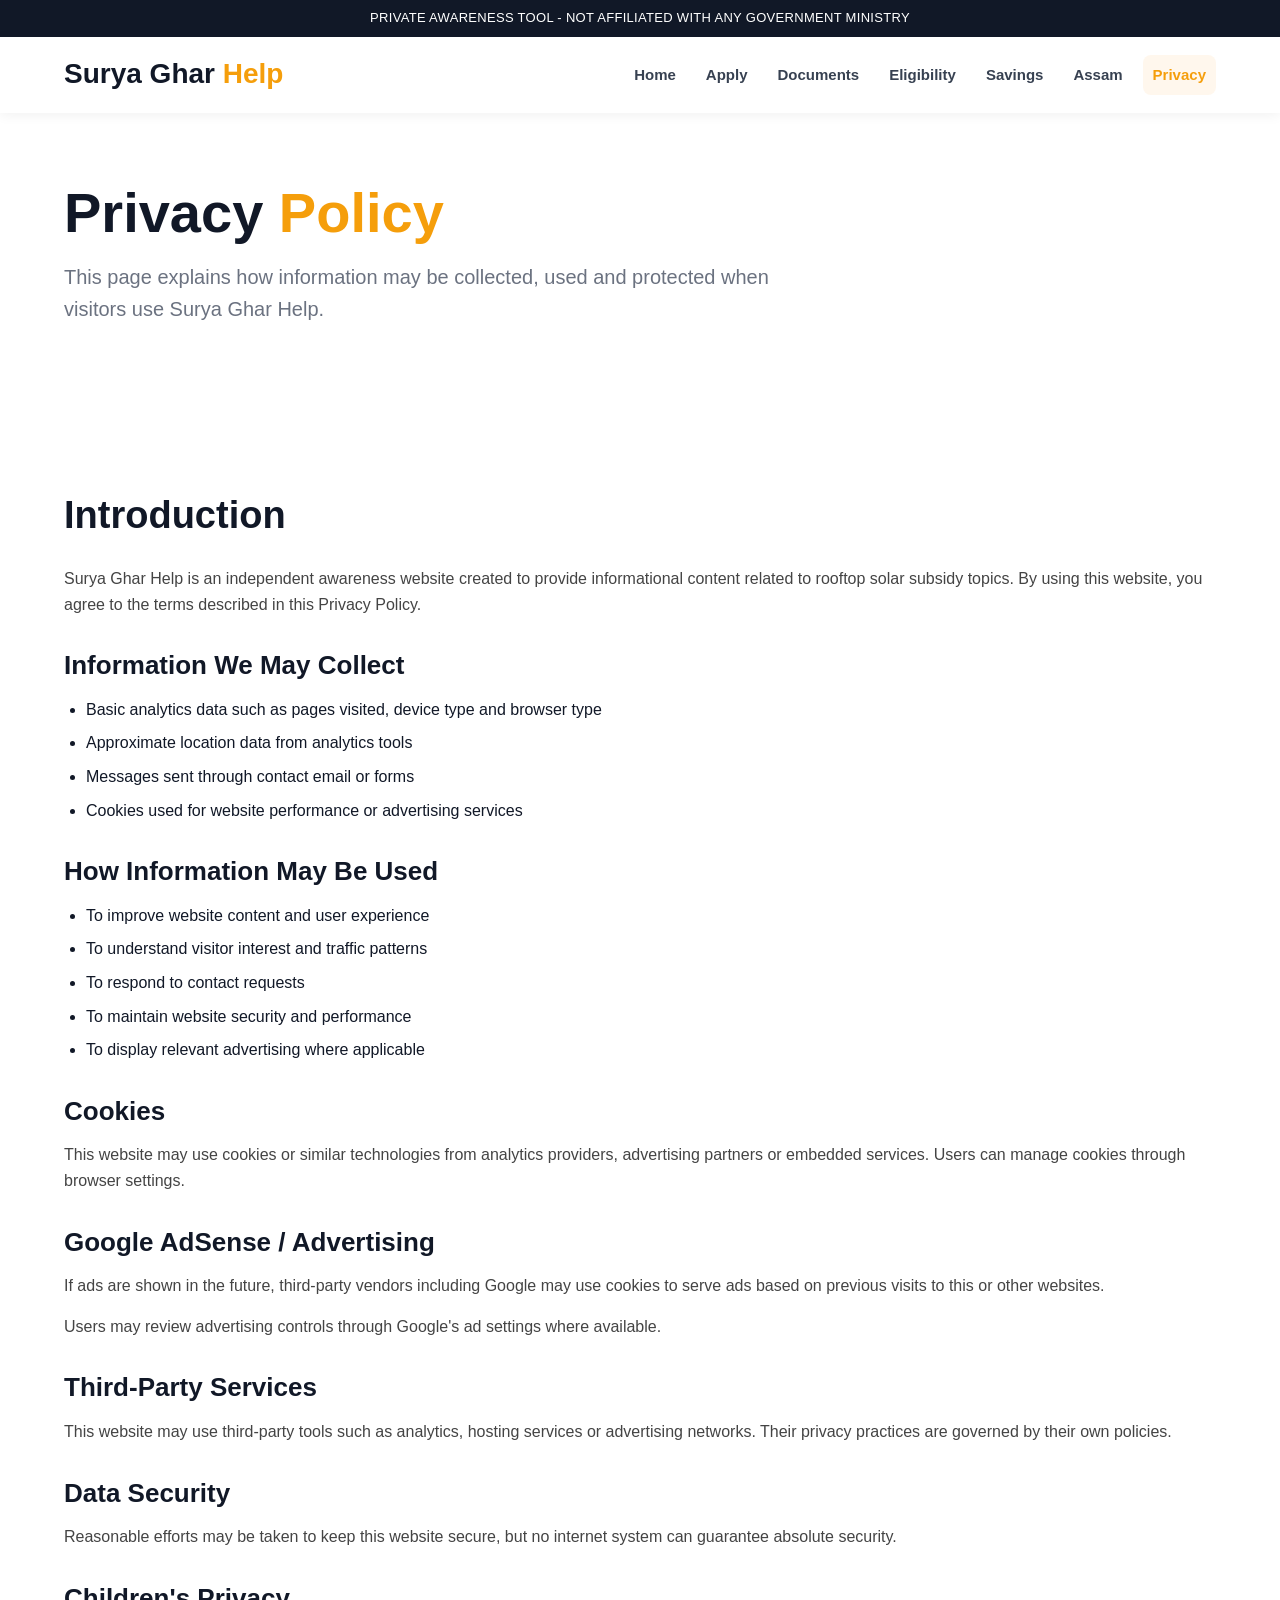
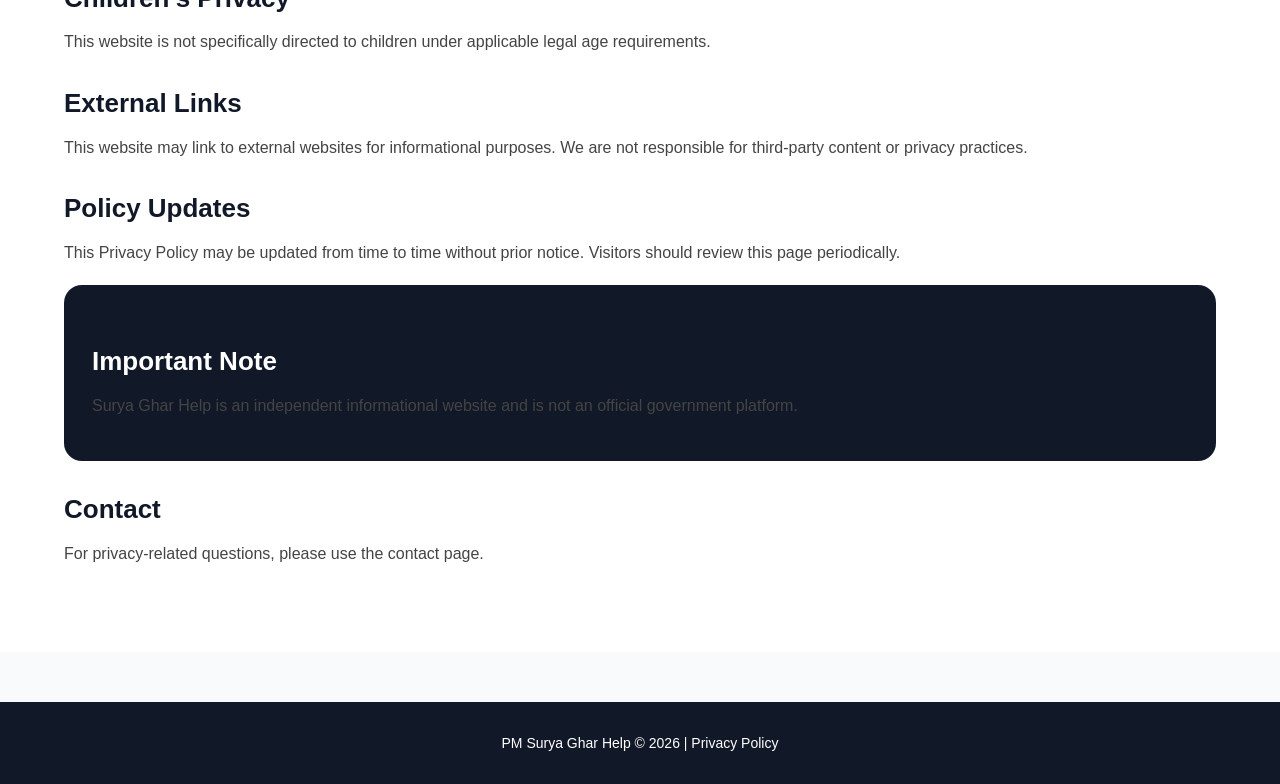
<file: privacy.html>
<!DOCTYPE html>
<html lang="en">
<head>
<meta charset="UTF-8">
<meta name="viewport" content="width=device-width, initial-scale=1.0">

<title>Privacy Policy | Surya Ghar Help</title>

<meta name="description" content="Read the Privacy Policy of Surya Ghar Help. Learn how visitor information, analytics data, cookies and contact submissions may be handled on this website.">

<meta name="keywords" content="Privacy Policy Surya Ghar Help, PM Surya Ghar Help privacy">

<meta name="robots" content="index,follow">

<link rel="canonical" href="https://suryagharhelp.github.io/privacy.html">

<link rel="stylesheet" href="style.css">
</head>

<body>

<div class="notice">
PRIVATE AWARENESS TOOL - NOT AFFILIATED WITH ANY GOVERNMENT MINISTRY
</div>

<header>
<div class="container">
<nav>

<div class="logo">
Surya Ghar <span>Help</span>
</div>

<div class="menu">
<a href="index.html">Home</a>
<a href="apply-online.html">Apply</a>
<a href="documents.html">Documents</a>
<a href="eligibility.html">Eligibility</a>
<a href="solar-savings.html">Savings</a>
<a href="assam-guide.html">Assam</a>
<a href="privacy.html" class="active">Privacy</a>
</div>

</nav>
</div>
</header>

<section class="hero">
<div class="container">

<h1>Privacy <span>Policy</span></h1>

<p>
This page explains how information may be collected, used and protected when visitors use Surya Ghar Help.
</p>

</div>
</section>

<section class="content">
<div class="container">

<h2>Introduction</h2>

<p>
Surya Ghar Help is an independent awareness website created to provide informational content related to rooftop solar subsidy topics. By using this website, you agree to the terms described in this Privacy Policy.
</p>

<h3>Information We May Collect</h3>

<ul>
<li>Basic analytics data such as pages visited, device type and browser type</li>
<li>Approximate location data from analytics tools</li>
<li>Messages sent through contact email or forms</li>
<li>Cookies used for website performance or advertising services</li>
</ul>

<h3>How Information May Be Used</h3>

<ul>
<li>To improve website content and user experience</li>
<li>To understand visitor interest and traffic patterns</li>
<li>To respond to contact requests</li>
<li>To maintain website security and performance</li>
<li>To display relevant advertising where applicable</li>
</ul>

<h3>Cookies</h3>

<p>
This website may use cookies or similar technologies from analytics providers, advertising partners or embedded services. Users can manage cookies through browser settings.
</p>

<h3>Google AdSense / Advertising</h3>

<p>
If ads are shown in the future, third-party vendors including Google may use cookies to serve ads based on previous visits to this or other websites.
</p>

<p>
Users may review advertising controls through Google's ad settings where available.
</p>

<h3>Third-Party Services</h3>

<p>
This website may use third-party tools such as analytics, hosting services or advertising networks. Their privacy practices are governed by their own policies.
</p>

<h3>Data Security</h3>

<p>
Reasonable efforts may be taken to keep this website secure, but no internet system can guarantee absolute security.
</p>

<h3>Children's Privacy</h3>

<p>
This website is not specifically directed to children under applicable legal age requirements.
</p>

<h3>External Links</h3>

<p>
This website may link to external websites for informational purposes. We are not responsible for third-party content or privacy practices.
</p>

<h3>Policy Updates</h3>

<p>
This Privacy Policy may be updated from time to time without prior notice. Visitors should review this page periodically.
</p>

<div class="highlight">
<h3>Important Note</h3>
<p>
Surya Ghar Help is an independent informational website and is not an official government platform.
</p>
</div>

<h3>Contact</h3>

<p>
For privacy-related questions, please use the contact page.
</p>

</div>
</section>

<footer>
<div class="container">
PM Surya Ghar Help © 2026 | Privacy Policy
</div>
</footer>

</body>
</html>
</file>
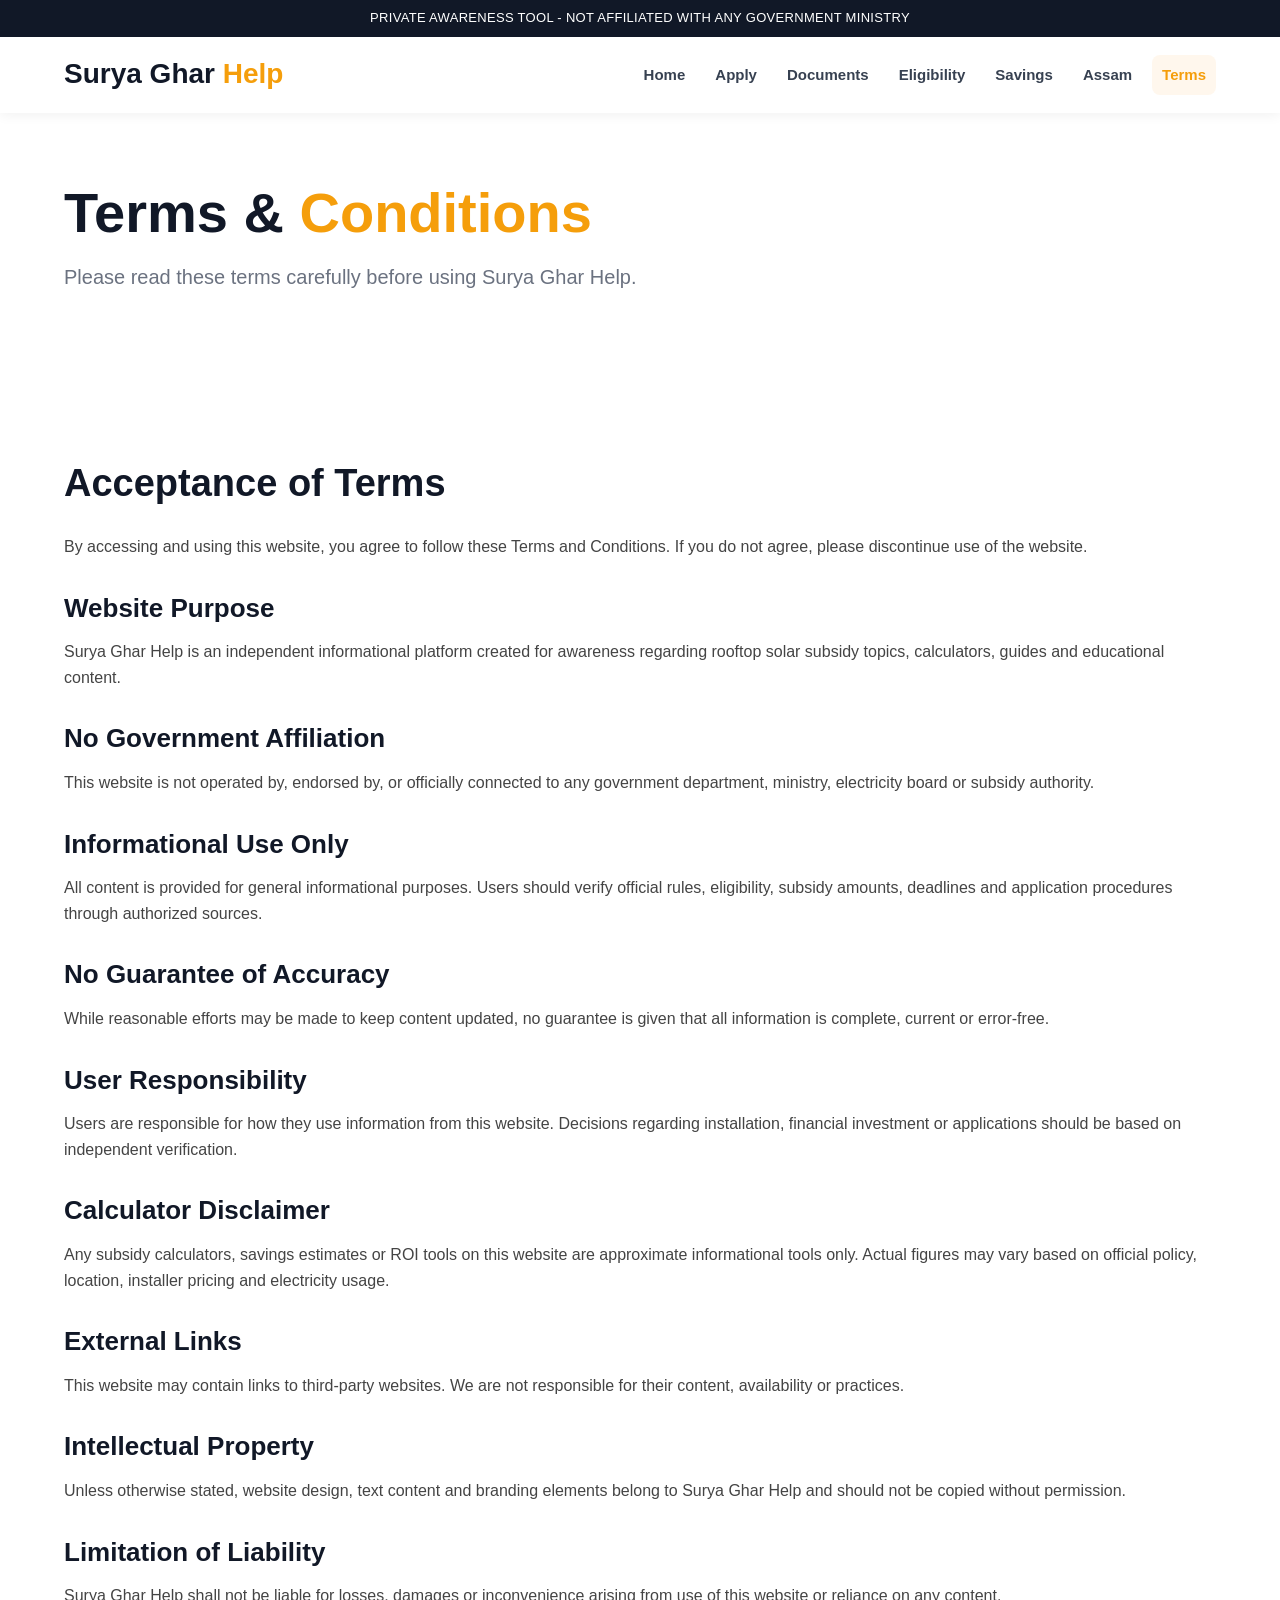
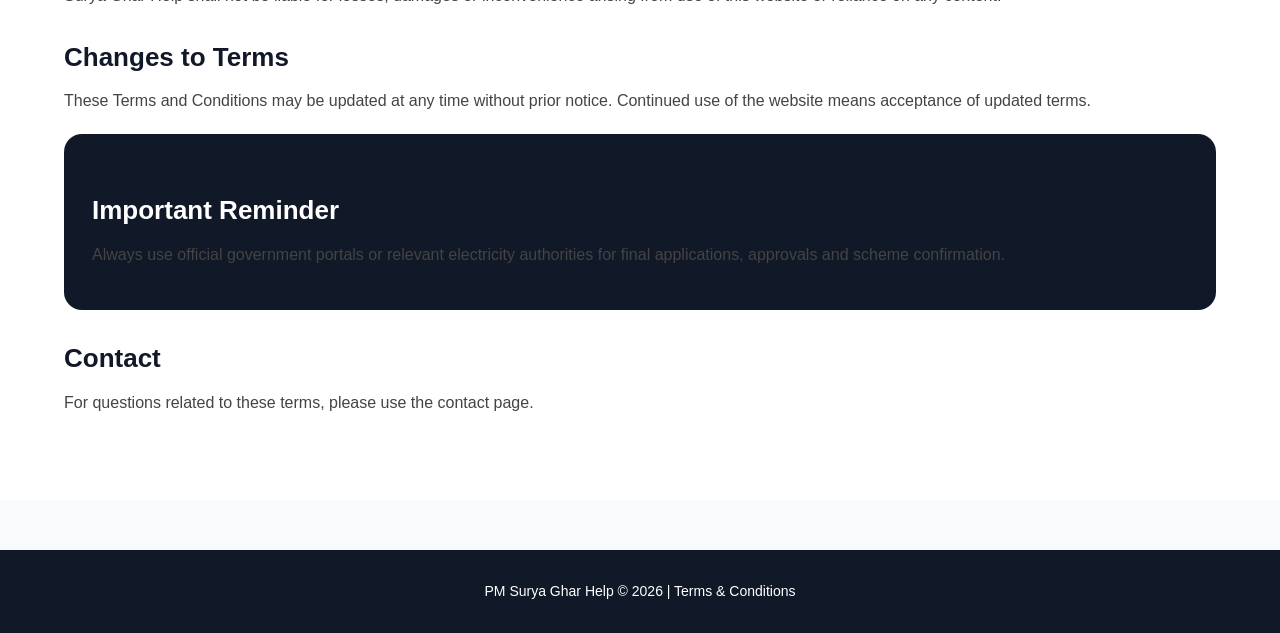
<file: terms.html>
<!DOCTYPE html>
<html lang="en">
<head>
<meta charset="UTF-8">
<meta name="viewport" content="width=device-width, initial-scale=1.0">

<title>Terms & Conditions | Surya Ghar Help</title>

<meta name="description" content="Read the Terms and Conditions for using Surya Ghar Help, an independent informational website related to rooftop solar subsidy awareness.">

<meta name="keywords" content="Terms and Conditions Surya Ghar Help, website terms solar help">

<meta name="robots" content="index,follow">

<link rel="canonical" href="https://suryagharhelp.github.io/terms.html">

<link rel="stylesheet" href="style.css">
</head>

<body>

<div class="notice">
PRIVATE AWARENESS TOOL - NOT AFFILIATED WITH ANY GOVERNMENT MINISTRY
</div>

<header>
<div class="container">
<nav>

<div class="logo">
Surya Ghar <span>Help</span>
</div>

<div class="menu">
<a href="index.html">Home</a>
<a href="apply-online.html">Apply</a>
<a href="documents.html">Documents</a>
<a href="eligibility.html">Eligibility</a>
<a href="solar-savings.html">Savings</a>
<a href="assam-guide.html">Assam</a>
<a href="terms.html" class="active">Terms</a>
</div>

</nav>
</div>
</header>

<section class="hero">
<div class="container">

<h1>Terms & <span>Conditions</span></h1>

<p>
Please read these terms carefully before using Surya Ghar Help.
</p>

</div>
</section>

<section class="content">
<div class="container">

<h2>Acceptance of Terms</h2>

<p>
By accessing and using this website, you agree to follow these Terms and Conditions. If you do not agree, please discontinue use of the website.
</p>

<h3>Website Purpose</h3>

<p>
Surya Ghar Help is an independent informational platform created for awareness regarding rooftop solar subsidy topics, calculators, guides and educational content.
</p>

<h3>No Government Affiliation</h3>

<p>
This website is not operated by, endorsed by, or officially connected to any government department, ministry, electricity board or subsidy authority.
</p>

<h3>Informational Use Only</h3>

<p>
All content is provided for general informational purposes. Users should verify official rules, eligibility, subsidy amounts, deadlines and application procedures through authorized sources.
</p>

<h3>No Guarantee of Accuracy</h3>

<p>
While reasonable efforts may be made to keep content updated, no guarantee is given that all information is complete, current or error-free.
</p>

<h3>User Responsibility</h3>

<p>
Users are responsible for how they use information from this website. Decisions regarding installation, financial investment or applications should be based on independent verification.
</p>

<h3>Calculator Disclaimer</h3>

<p>
Any subsidy calculators, savings estimates or ROI tools on this website are approximate informational tools only. Actual figures may vary based on official policy, location, installer pricing and electricity usage.
</p>

<h3>External Links</h3>

<p>
This website may contain links to third-party websites. We are not responsible for their content, availability or practices.
</p>

<h3>Intellectual Property</h3>

<p>
Unless otherwise stated, website design, text content and branding elements belong to Surya Ghar Help and should not be copied without permission.
</p>

<h3>Limitation of Liability</h3>

<p>
Surya Ghar Help shall not be liable for losses, damages or inconvenience arising from use of this website or reliance on any content.
</p>

<h3>Changes to Terms</h3>

<p>
These Terms and Conditions may be updated at any time without prior notice. Continued use of the website means acceptance of updated terms.
</p>

<div class="highlight">
<h3>Important Reminder</h3>
<p>
Always use official government portals or relevant electricity authorities for final applications, approvals and scheme confirmation.
</p>
</div>

<h3>Contact</h3>

<p>
For questions related to these terms, please use the contact page.
</p>

</div>
</section>

<footer>
<div class="container">
PM Surya Ghar Help © 2026 | Terms & Conditions
</div>
</footer>

</body>
</html>
</file>
<file: style.css>
/* ===============================
   Surya Ghar Help - Global Theme
   Use on all pages
================================= */

*{
margin:0;
padding:0;
box-sizing:border-box;
}

html{
scroll-behavior:smooth;
}

body{
font-family:Arial, sans-serif;
background:#f8fafc;
color:#111827;
line-height:1.6;
font-size:16px;
}

/* Layout */
.container{
width:90%;
max-width:1180px;
margin:auto;
}

/* Top Notice */
.notice{
background:#111827;
color:#ffffff;
text-align:center;
padding:8px 12px;
font-size:13px;
letter-spacing:.3px;
}

/* Header */
header{
background:#ffffff;
padding:18px 0;
box-shadow:0 2px 12px rgba(0,0,0,.06);
position:sticky;
top:0;
z-index:999;
}

nav{
display:flex;
justify-content:space-between;
align-items:center;
flex-wrap:wrap;
gap:12px;
}

.logo{
font-size:28px;
font-weight:800;
color:#111827;
line-height:1.1;
}

.logo span{
color:#f59e0b;
}

/* Navigation */
.menu{
display:flex;
flex-wrap:wrap;
gap:10px;
}

.menu a{
text-decoration:none;
padding:8px 10px;
font-size:15px;
font-weight:700;
color:#374151;
border-radius:8px;
transition:.2s ease;
}

.menu a:hover,
.menu a.active{
background:#fff7ed;
color:#f59e0b;
}

/* Hero */
.hero{
padding:70px 0;
background:#ffffff;
}

.hero-grid{
display:grid;
grid-template-columns:1fr 1fr;
gap:40px;
align-items:center;
}

.hero h1{
font-size:56px;
line-height:1.08;
font-weight:900;
margin-bottom:18px;
color:#111827;
}

.hero h1 span{
color:#f59e0b;
}

.hero p{
font-size:20px;
color:#6b7280;
max-width:760px;
margin-bottom:20px;
}

/* Buttons */
.btn{
display:inline-block;
padding:14px 24px;
background:#f59e0b;
color:#ffffff;
text-decoration:none;
border:none;
border-radius:10px;
font-weight:700;
cursor:pointer;
transition:.2s ease;
margin:6px 8px 0 0;
}

.btn:hover{
background:#d97706;
transform:translateY(-1px);
}

.btn-dark{
background:#111827;
}

.btn-dark:hover{
background:#1f2937;
}

.btn-outline{
background:#ffffff;
color:#f59e0b;
border:2px solid #f59e0b;
}

.btn-outline:hover{
background:#fff7ed;
}

/* Cards */
.card,
.feature-box,
.info-box{
background:#ffffff;
padding:28px;
border-radius:18px;
box-shadow:0 10px 24px rgba(0,0,0,.05);
}

.card h3,
.feature-box h3,
.info-box h3{
font-size:22px;
margin-bottom:12px;
color:#111827;
}

.card p,
.feature-box p,
.info-box p{
color:#555;
}

/* Grid */
.grid{
display:grid;
grid-template-columns:repeat(3,1fr);
gap:24px;
}

.grid-2{
display:grid;
grid-template-columns:repeat(2,1fr);
gap:24px;
}

.grid-4{
display:grid;
grid-template-columns:repeat(4,1fr);
gap:20px;
}

/* Sections */
.section{
padding:70px 0;
}

.section h2{
font-size:40px;
margin-bottom:18px;
text-align:center;
color:#111827;
}

.center{
text-align:center;
max-width:780px;
margin:auto;
color:#6b7280;
margin-bottom:35px;
}

/* Content */
.content{
background:#ffffff;
padding:70px 0;
}

.content h2{
font-size:38px;
margin-bottom:20px;
}

.content h3{
font-size:26px;
margin-top:28px;
margin-bottom:10px;
}

.content p{
margin-bottom:15px;
color:#444;
}

.content ul,
.content ol{
padding-left:22px;
margin-bottom:15px;
}

.content li{
margin-bottom:8px;
}

/* Calculator */
.calc{
background:#ffffff;
padding:28px;
border-radius:20px;
box-shadow:0 12px 30px rgba(0,0,0,.08);
}

.calc h2{
font-size:30px;
margin-bottom:18px;
}

label{
display:block;
font-weight:700;
margin-top:14px;
margin-bottom:8px;
}

input,
select,
textarea{
width:100%;
padding:13px;
border:1px solid #d1d5db;
border-radius:10px;
font-size:16px;
outline:none;
background:#fff;
}

input:focus,
select:focus,
textarea:focus{
border-color:#f59e0b;
box-shadow:0 0 0 3px rgba(245,158,11,.15);
}

.result{
margin-top:22px;
background:#111827;
color:#ffffff;
padding:22px;
border-radius:18px;
}

.result h3{
font-size:34px;
margin-bottom:8px;
}

/* Tables */
table{
width:100%;
border-collapse:collapse;
margin:18px 0;
background:#fff;
border-radius:12px;
overflow:hidden;
}

th,td{
padding:14px;
border-bottom:1px solid #e5e7eb;
text-align:left;
}

th{
background:#f3f4f6;
font-weight:700;
}

/* Alert Boxes */
.highlight{
background:#111827;
color:#fff;
padding:28px;
border-radius:18px;
margin-top:20px;
}

.warning{
background:#fff7ed;
border-left:4px solid #f59e0b;
padding:18px;
border-radius:10px;
margin:18px 0;
}

/* Footer */
footer{
background:#111827;
color:#ffffff;
padding:30px 0;
text-align:center;
margin-top:50px;
font-size:14px;
}

/* Utility */
.mt-20{margin-top:20px;}
.mt-30{margin-top:30px;}
.mb-20{margin-bottom:20px;}
.text-center{text-align:center;}
.hidden{display:none;}

/* Mobile */
@media(max-width:992px){

.hero-grid,
.grid,
.grid-2,
.grid-4{
grid-template-columns:1fr;
}

.hero h1{
font-size:42px;
}

.section h2{
font-size:32px;
}

.content h2{
font-size:32px;
}

}

@media(max-width:600px){

body{
font-size:15px;
}

.container{
width:92%;
}

.logo{
font-size:24px;
}

.menu{
gap:6px;
}

.menu a{
font-size:14px;
padding:7px 8px;
}

.hero{
padding:50px 0;
}

.hero h1{
font-size:34px;
}

.hero p{
font-size:17px;
}

.btn{
width:100%;
text-align:center;
margin-right:0;
}

.calc,
.card,
.feature-box,
.info-box{
padding:22px;
}

.result h3{
font-size:28px;
}

}
</file>
